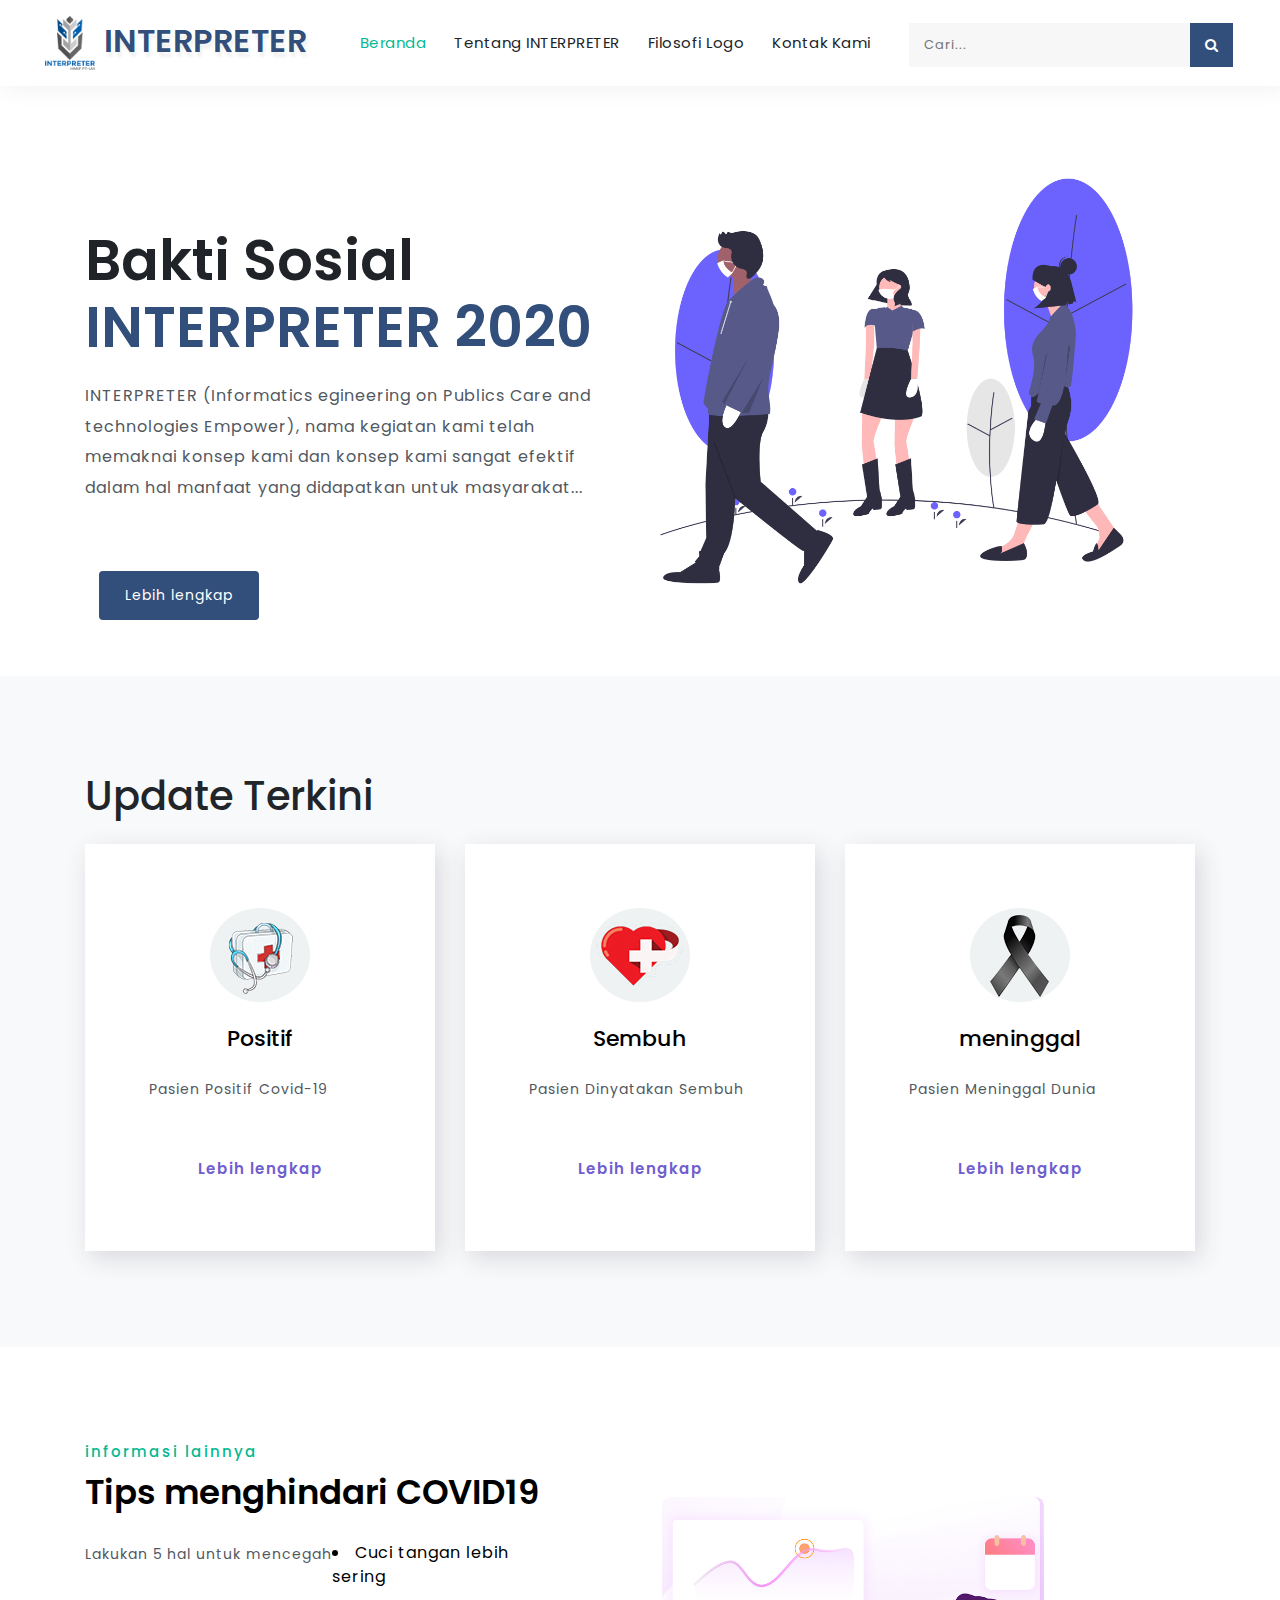
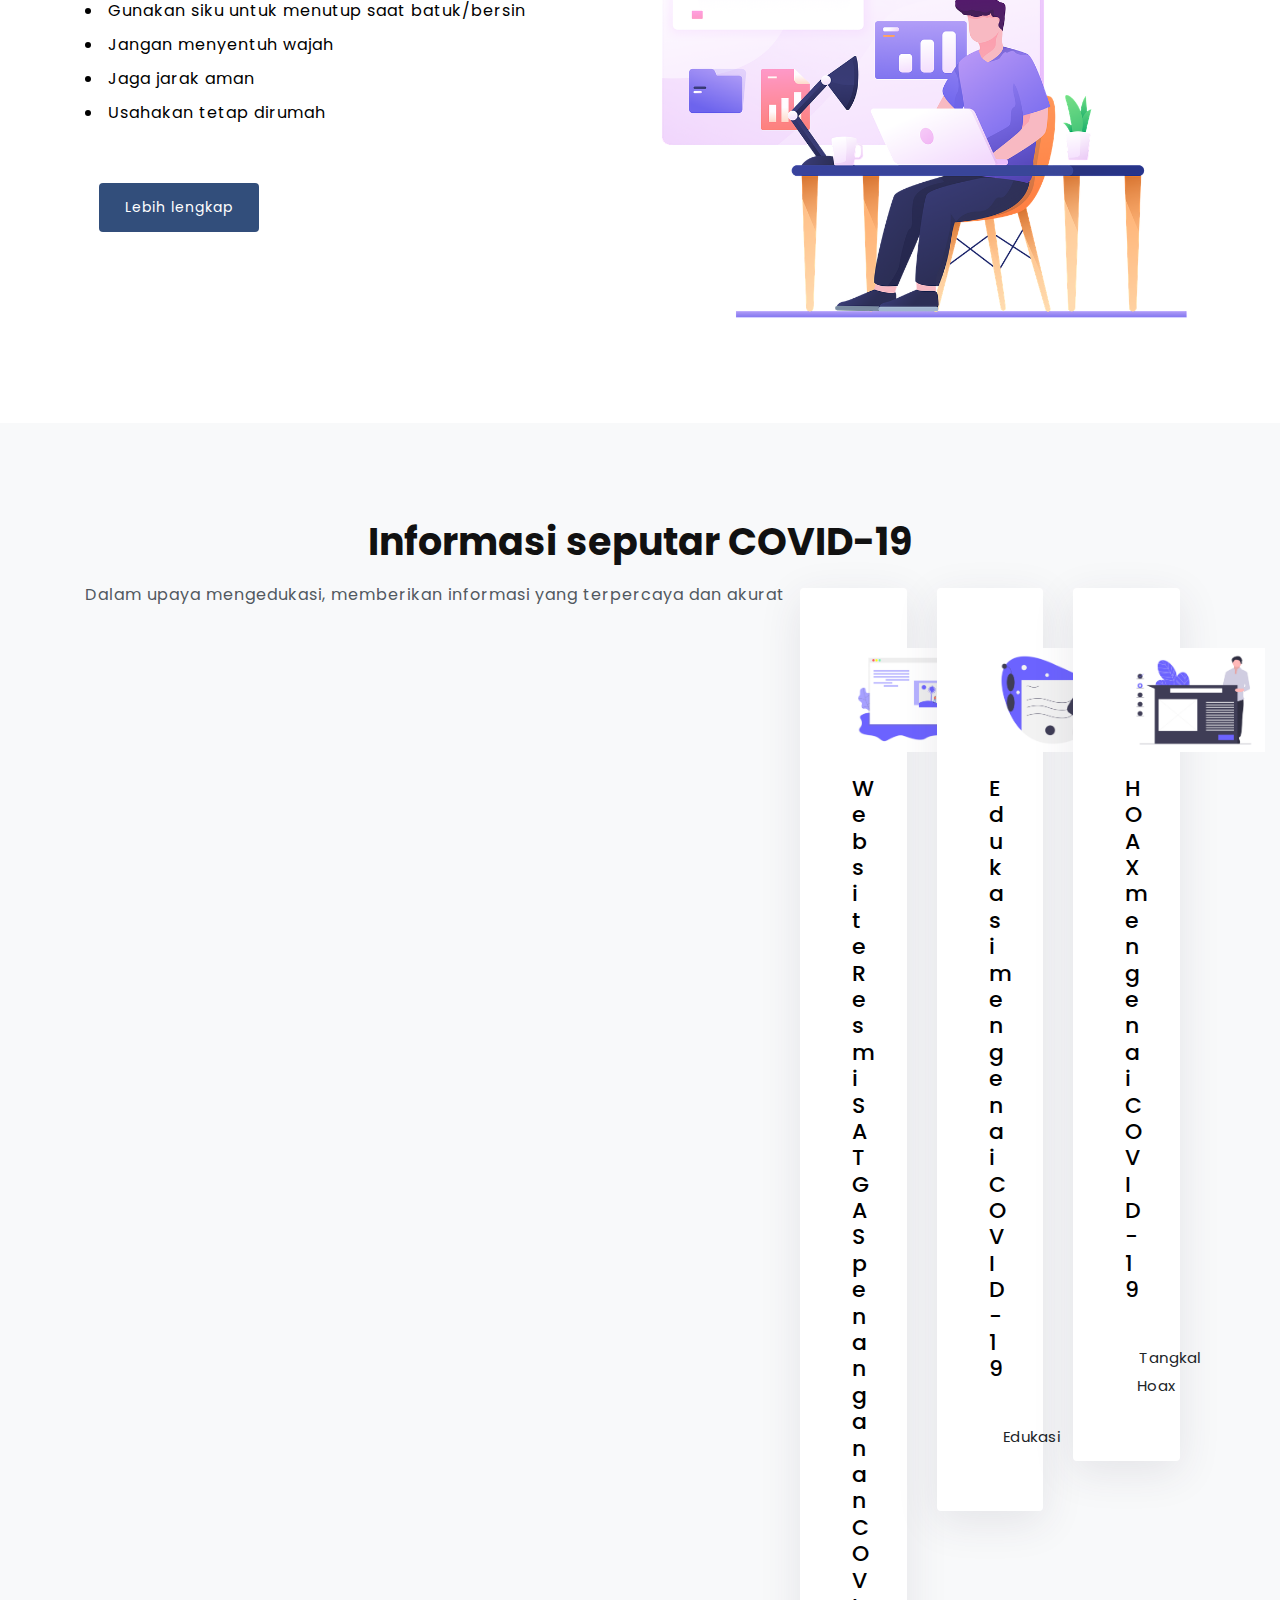
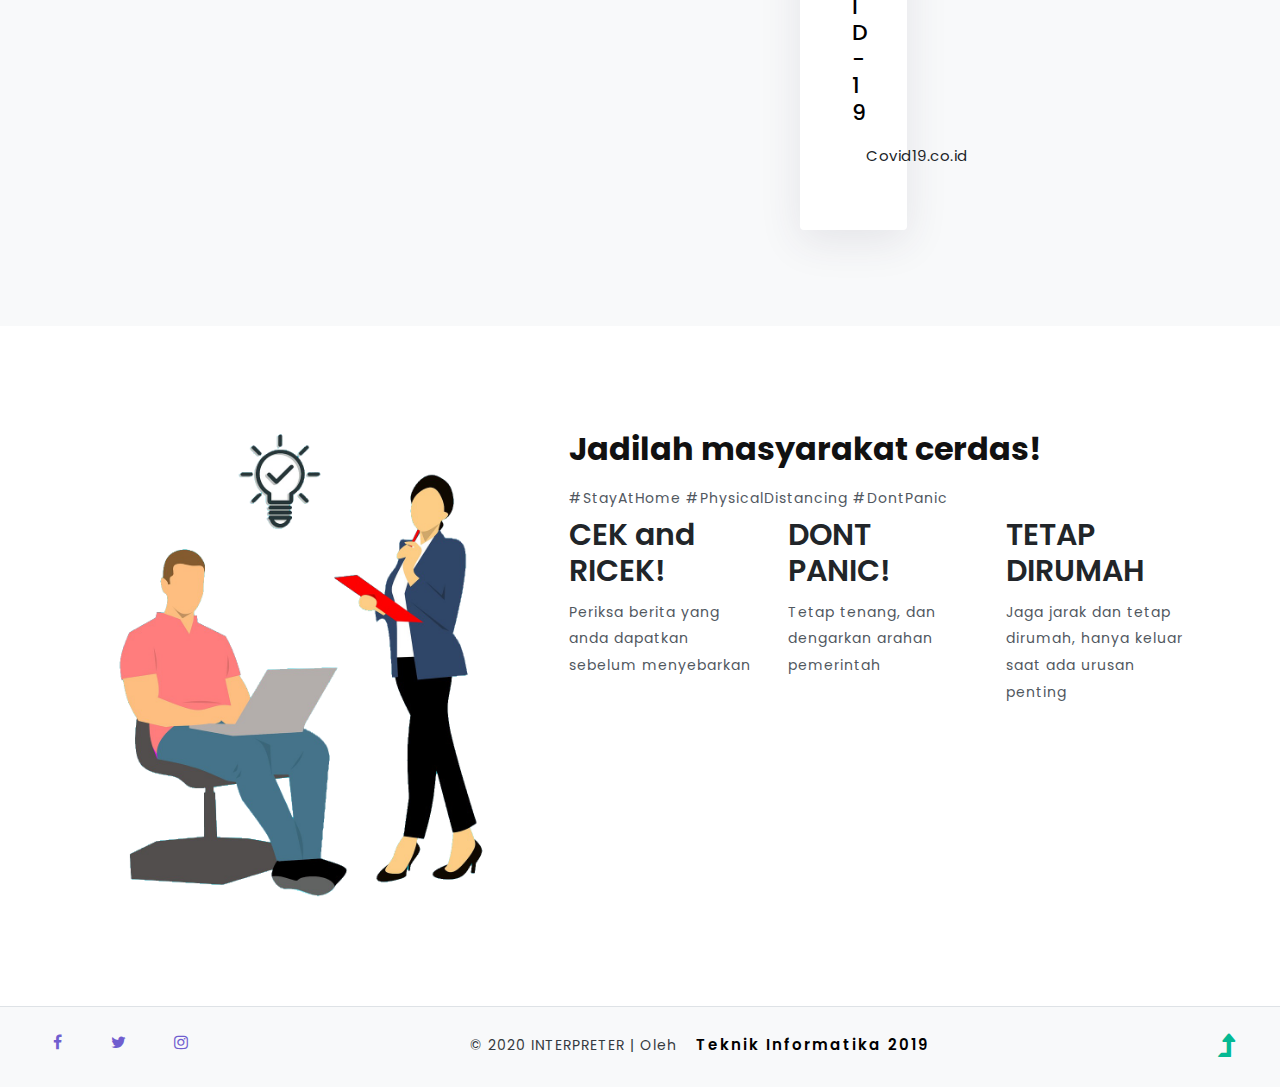
<file: index.html>
<!DOCTYPE html>
<html lang="zxx">

<head>
    <meta http-equiv="content-type" content="text/html" />
    <meta name="author" content="lolkittens" />
    <title>INTERPRETER 2020</title>

    <meta name="viewport" content="width=device-width, initial-scale=1">
    <meta charset="UTF-8" />
    <meta name="keywords" content="Startup Responsive web template, Bootstrap Web Templates, Flat Web Templates, Android Compatible web template, Smartphone Compatible web template, free webdesigns for Nokia, Samsung, LG, SonyEricsson, Motorola web design"
    />
    <script>
        addEventListener("load", function() {
            setTimeout(hideURLbar, 0);
        }, false);

        function hideURLbar() {
            window.scrollTo(0, 1);
        }
    </script>
    <!-- //Meta tag Keywords -->

    <!-- Custom-Files -->
    <link rel="stylesheet" href="css/bootstrap.css">
    <!-- link Bootstrap -->
    <link rel="stylesheet" href="css/style.css" type="text/css" media="all" />
    <!-- Link CSSnya -->
    <link href="css/font-awesome.min.css" rel="stylesheet">
    <!-- //Custom-Files -->

    <!-- Fontnya -->
    <link href="//fonts.googleapis.com/css?family=Poppins:100,100i,200,200i,300,300i,400,400i,500,500i,600,600i,700,700i,800,800i,900,900i&amp;subset=devanagari,latin-ext" rel="stylesheet">
    <!--  -->

</head>


    <body onload="myFunction()" style="margin:0;">
        <div id="loader"></div>
        <div style="display:none;" id="myDiv" class="animate-bottom">
    <!-- main banner -->
    <div class="main-top" id="home">

        <header>
            <div class="container-fluid">
                <div class="header d-lg-flex justify-content-between align-items-center py-3 px-sm-3">
                    <!-- logo -->
                    <div id="logo">
                        <h1>
                            <a href="index.html"> <img src="images/mainLogo.png" class="logoInter"> </span>INTERPRETER</a>
                        </h1>
                    </div>
                    <!-- //logo -->
                    <!-- ini bagian navigasi atas -->
                    <div class="nav_w3ls">
                        <nav>
                            <label for="drop" class="toggle">Menu</label>
                            <input type="checkbox" id="drop" />
                            <ul class="menu">
                                <li><a href="index.html" class="active">Beranda</a></li>
                                <li><a href="about.html">Tentang INTERPRETER</a></li>
                                <li><a href="filosofi.html">Filosofi Logo</a></li>
                                <li><a href="contact.html">Kontak Kami</a></li>
                            </ul>
                        </nav>
                    </div>
                    <!-- //nav -->
                    <div class="d-flex mt-lg-1 mt-sm-2 mt-3 justify-content-center">
                        <!-- ini bagian tombol search -->
                        <div class="search-w3layouts mr-3">
                            <form action="#" method="post" class="search-bottom-wthree d-flex">
                                <input class="search" type="search" placeholder="Cari..." required="">
                                <button class="form-control btn" type="submit"><span class="fa fa-search"></span></button>
                            </form>
                        </div>
                        <!-- //search -->
                    </div>
                </div>
            </div>
        </header>


        <!-- ini bagian banner -->
        <div class="banner_w3lspvt position-relative">
            <div class="container">
                <div class="d-md-flex">
                    <div class="w3ls_banner_txt">
                        <h3 class="w3ls_pvt-title">Bakti Sosial  <br><span>INTERPRETER 2020</span></h3>
                        <p class="text-sty-banner"> INTERPRETER (Informatics egineering on Publics Care and technologies Empower), nama kegiatan kami telah memaknai konsep kami dan konsep kami sangat efektif dalam hal manfaat yang didapatkan untuk masyarakat... </p>
                        <a href="about.html" class="btn button-style mt-md-5 mt-4">Lebih lengkap</a>
                    </div>
                    <div class="banner-img">
                        <img src="images/banner.png" title="Social Distancing" class="img-fluid">
                    </div>
                </div>
            </div>
        </div>
        <!-- //banner -->
    </div>
    <!-- //main banner -->

    <!--Bagian Update terkini -->
    <div class="what bg-li py-5" id="what">

        <div class="container py-xl-5 py-lg-3">
            <h1> Update Terkini </h1>
            <div class="row about-bottom-w3l text-center mt-4">
                <div class="col-lg-4 about-grid">
                    <div class="about-grid-main">
                        <img src="images/img4.png" alt="" class="img-fluid"><br><br>
                        <h4 class="my-4, detai">Positif</h4><br>
                        <p> Pasien Positif Covid-19 </p>
                        <div id="show" class="positif">
                            <div id="positif" class="angka">
                            </div>
                            <span class="detail"></span>
                        </div>

                        <a href="about.html" class="button-w3ls btn mt-sm-5 mt-4">Lebih lengkap</a>
                        <br>
                    </div>
                </div>
                <div class="col-lg-4 about-grid my-lg-0 my-5">
                    <div class="about-grid-main">
                        <img src="images/img5.png" alt="" class="img-fluid">
                        <h4 class="my-4">Sembuh</h4>
                        <p>Pasien Dinyatakan Sembuh</p>
                        <div id="show" class="sembuh">
                            <div id="sembuh" class="angka"></div>

                            <span class="detail"></span>
                        </div>
                        <a href="about.html" class="button-w3ls btn mt-sm-5 mt-4">Lebih lengkap</a>
                    </div>
                </div>
                <div class="col-lg-4 about-grid">
                    <div class="about-grid-main">
                        <img src="images/img6.png" alt="" class="img-fluid">
                        <h4 class="my-4">meninggal</h4>
                        <p>Pasien Meninggal Dunia</p>
                        <div id="show" class="meninggal">
                            <div id="meninggal" class="angka"></div>

                            <span class="detail"></span>
                        </div>

                        <a href="about.html" class="button-w3ls btn mt-sm-5 mt-4">Lebih lengkap</a>
                    </div>
                </div>
            </div>
        </div>
    </div>
    <!-- Update terkini -->

    <!-- tips -->
    <section class="midd-w3 py-5" id="faq">
        <div class="container py-xl-5 py-lg-3">
            <div class="row">
                <div class="col-lg-6 about-right-faq">
                    <h6>informasi lainnya</h6>
                    <h3 class="text-da">Tips menghindari COVID19</h3>
                    <p class="mt-4">Lakukan 5 hal untuk mencegah</p>
                    <ul class="w3l-right-book mt-4">
                        <li>Cuci tangan lebih sering</li>
                        <li>Gunakan siku untuk menutup saat batuk/bersin</li>
                        <li>Jangan menyentuh wajah</li>
                        <li>Jaga jarak aman</li>
                        <li>Usahakan tetap dirumah</li>
                    </ul>
                    <a href="about.html" class="btn button-style button-style-2 mt-sm-5 mt-4">Lebih lengkap</a>
                </div>
                <div class="col-lg-6 left-wthree-img text-right">
                    <img src="images/b1.png" alt="" class="img-fluid mt-5" />
                </div>
            </div>
        </div>
    </section>
    <!-- tips -->

    <!-- informasi -->
    <section class="banner-bottom-w3layouts bg-li py-5" id="services">
        <div class="container py-xl-5 py-lg-3">
            <h3 class="tittle text-center font-weight-bold">Informasi seputar COVID-19</h3>
            <p class="sub-tittle text-center mt-3 mb-sm-5 mb-4">Dalam upaya mengedukasi, memberikan informasi yang terpercaya dan akurat
            </p>
            <div class="row pt-lg-4">
                <div class="col-lg-4 about-in text-center">
                    <div class="card">
                        <div class="card-body">
                            <!-- <div class="bg-clr-w3l"> -->
                            <img src="images/website.png" class="icon">
                            <!-- </div> -->
                            <h5 class="card-title mt-4 mb-3">Website Resmi SATGAS penanganan <br> COVID-19</h5>
                            <p class="card-text"><a href="https://covid19.go.id/">Covid19.co.id</a></p>
                        </div>
                    </div>
                </div>
                <div class="col-lg-4 about-in text-center my-lg-0 my-3">
                    <div class="card active">
                        <div class="card-body">
                            <!-- <div class="bg-clr-w3l"> -->
                            <img src="images/edukasi.png" class="icon">
                            <!-- </div> -->
                            <h5 class="card-title mt-4 mb-3">Edukasi mengenai COVID-19</h5><br>
                            <p class="card-text"><a href="https://covid19.go.id/edukasi/pengantar">Edukasi              </a></p>
                        </div>
                    </div>
                </div>
                <div class="col-lg-4 about-in text-center">
                    <div class="card">
                        <div class="card-body">
                            <!-- <div class="bg-clr-w3l"> -->
                            <img src="images/hoax.png" class="icon">
                            <!-- </div> -->
                            <h5 class="card-title mt-4 mb-3">HOAX mengenai COVID-19</h5><br>
                            <p class="card-text"><a href="https://covid19.go.id/p/hoax-buster">Tangkal Hoax </a></p>
                        </div>
                    </div>
                </div>
            </div>
        </div>
    </section>
    <!-- informasi -->

    <!-- tips untuk masyarakat-->
    <section class="bottom-count py-5" id="stats">
        <div class="container py-xl-5 py-lg-3">
            <div class="row">
                <div class="col-lg-5 left-img-w3ls">
                    <img src="images/b2.png" alt="" class="img-fluid" />
                </div>
                <div class="col-lg-7 right-img-w3ls pl-lg-4 mt-lg-2 mt-4">
                    <div class="bott-w3ls mr-xl-5">
                        <h3 class="title-w3 text-bl mb-3 font-weight-bold">Jadilah masyarakat cerdas!</h3>
                        <p class="title-sub-2 mb-3"></p>
                        <p> #StayAtHome #PhysicalDistancing #DontPanic </p>
                    </div>
                    <div class="row mt-5">
                        <div class="col-sm-4 count-w3ls">
                            <h4>CEK and RICEK!</h4>
                            <p>Periksa berita yang anda dapatkan sebelum menyebarkan</p>
                        </div>
                        <div class="col-sm-4 count-w3ls mt-sm-0 mt-3">
                            <h4>DONT PANIC!</h4>
                            <p>Tetap tenang, dan dengarkan arahan pemerintah</p>
                        </div>
                        <div class="col-sm-4 count-w3ls mt-sm-0 mt-3">
                            <h4>TETAP DIRUMAH</h4>
                            <p>Jaga jarak dan tetap dirumah, hanya keluar saat ada urusan penting</p>
                        </div>
                    </div>

                </div>
            </div>
        </div>
    </section>
    <!-- tips untuk masyarakat -->

    <!-- copyright bottom -->
    <div class="copy-bottom bg-li py-4 border-top">
        <div class="container-fluid">
            <div class="d-md-flex px-md-3 position-relative text-center">
                <!-- footer social media -->
                <div class="social-icons-footer mb-md-0 mb-3">
                    <ul class="list-unstyled">
                        <li>
                            <a href="https://www.facebook.com/okifftuh/">
                                <span class="fa fa-facebook"></span>
                            </a>
                        </li>
                        <li>
                            <a href="https://twitter.com/okifftuh">
                                <span class="fa fa-twitter"></span>
                            </a>
                        </li>
                        <li>
                            <a href="https://www.instagram.com/baksos20/?hl=id">
                                <span class="fa fa-instagram"></span>
                            </a>
                        </li>
                    </ul>
                </div>
                <!-- //footer social media -->

                <div class="copy_right mx-md-auto mb-md-0 mb-3">
                    <p class="text-bl let">© 2020 INTERPRETER | Oleh
                        <a href="https://www.instagram.com/baksos20/?hl=id" target="_blank">Teknik Informatika 2019</a>
                    </p>
                </div>
                <!-- //copyright -->

                <a href="#home" class="move-top text-center">
                    <span class="fa fa-level-up" aria-hidden="true"></span>
                </a>

            </div>
        </div>
    </div>
    <!-- //copyright  -->
<script src="https://ajax.googleapis.com/ajax/libs/jquery/3.4.1/jquery.min.js"></script>
<script>
    $(document).ready(function() {
        var d = new Date();
        var month = new Array();
        month[0] = "Januari";
        month[1] = "Februari";
        month[2] = "Maret";
        month[3] = "April";
        month[4] = "Mei";
        month[5] = "Juni";
        month[6] = "Juli";
        month[7] = "Agustus";
        month[8] = "September";
        month[9] = "Oktober";
        month[10] = "November";
        month[11] = "Desember";

        $("#date").html(d.getDate() + " " + month[d.getMonth()] + " " + d.getFullYear());
        $.ajax({
            url: "https://api.kawalcorona.com/indonesia/",
            success: function(result) {
                $("#positif").html(result[0].positif);
                $("#sembuh").html(result[0].sembuh);
                $("#meninggal").html(result[0].meninggal);
            }
        });
    });
</script>

</body>
<script>

    // Loading Page
    
    var myVar;
    
    
    
    function myFunction() {
    
    myVar = setTimeout(showPage, 500);
    
    }
    
    
    
    function showPage() {
    
    document.getElementById("loader").style.display = "none";
    
    document.getElementById("myDiv").style.display = "block";
    
    }
    
    </script>



</html>
</file>
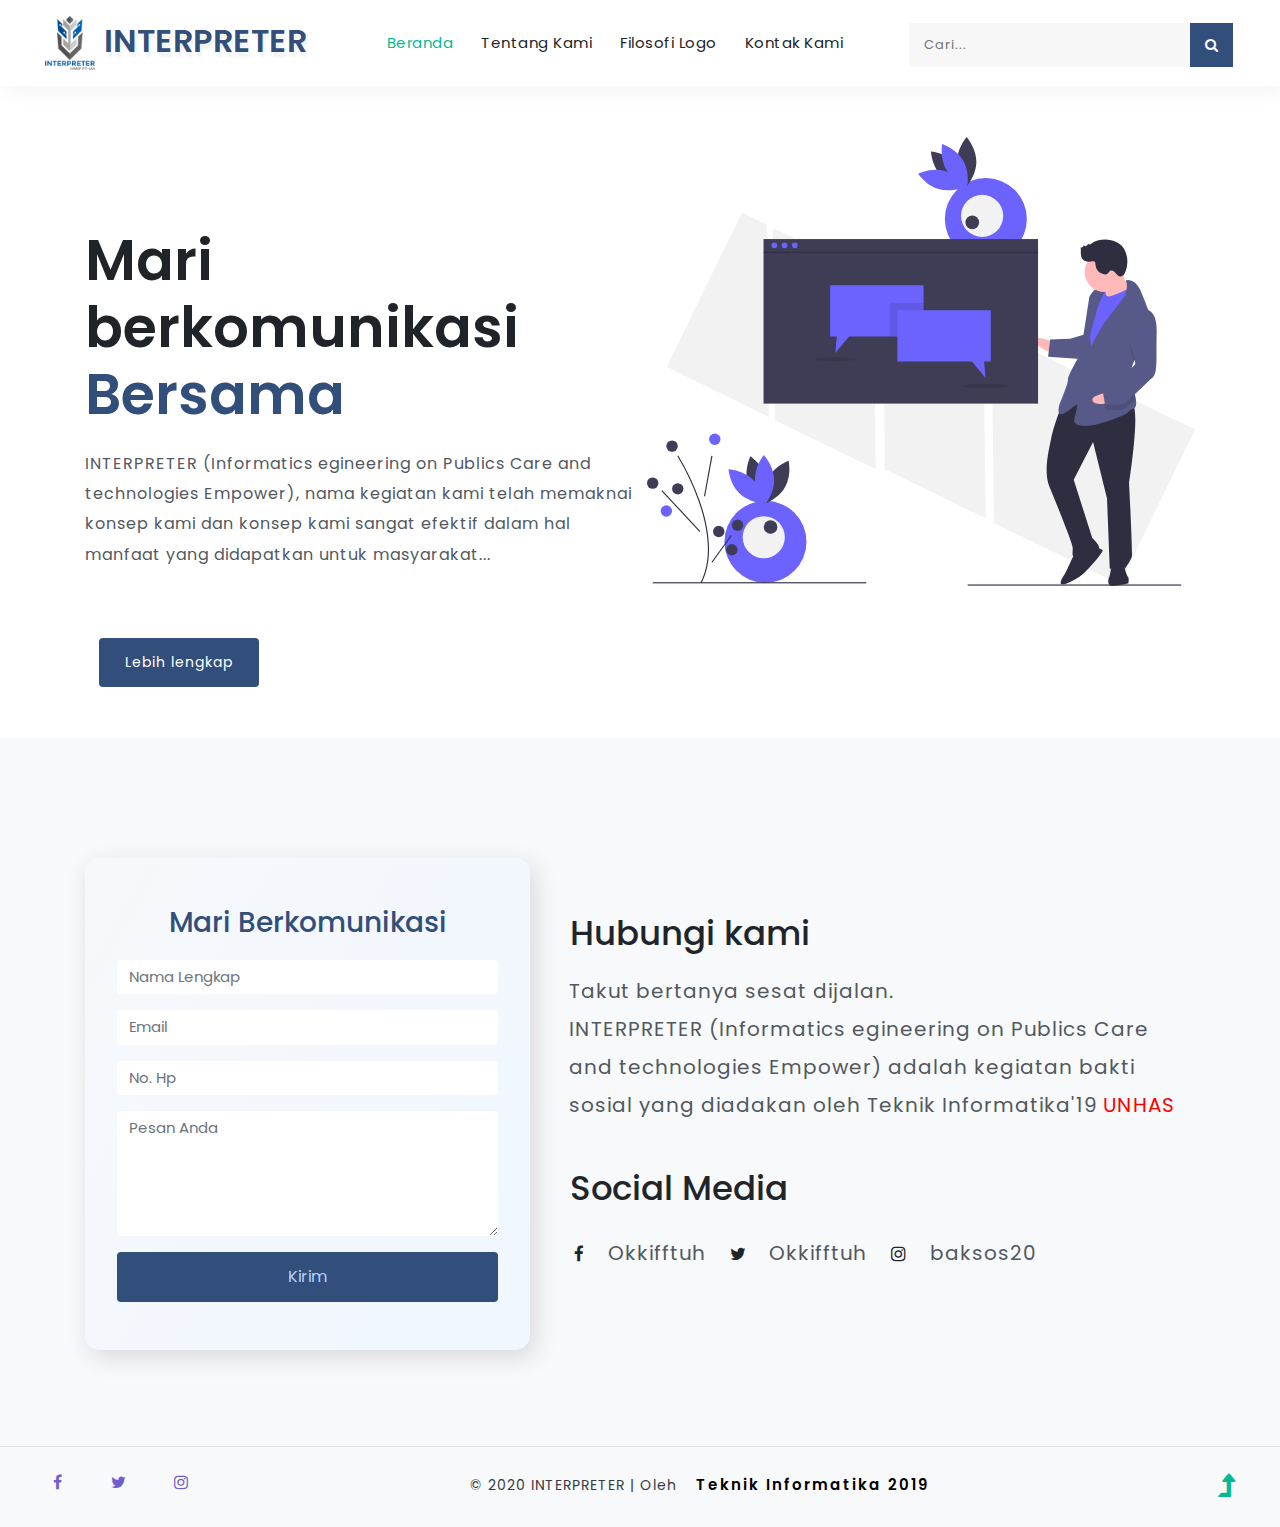
<file: contact.html>
<!DOCTYPE html>
<html lang="zxx">

<head>
	<title>INTERPRETER 2020</title>
	
	<meta name="viewport" content="width=device-width, initial-scale=1">
	<meta charset="UTF-8" />
	<meta name="keywords" content="Startup Responsive web template, Bootstrap Web Templates, Flat Web Templates, Android Compatible web template, Smartphone Compatible web template, free webdesigns for Nokia, Samsung, LG, SonyEricsson, Motorola web design" />
	<script>
		addEventListener("load", function () {
			setTimeout(hideURLbar, 0);
		}, false);

		function hideURLbar() {
			window.scrollTo(0, 1);
		}
	</script>
	<!-- //Meta tag Keywords -->

	<!-- Custom-Files -->
	<link rel="stylesheet" href="css/bootstrap.css">
	<!-- link Bootstrap -->
	<link rel="stylesheet" href="css/style.css" type="text/css" media="all" />
	<!-- Link CSSnya -->
	<link href="css/font-awesome.min.css" rel="stylesheet">
	<!-- //Custom-Files -->

	<!-- Fontnya -->
	<link href="//fonts.googleapis.com/css?family=Poppins:100,100i,200,200i,300,300i,400,400i,500,500i,600,600i,700,700i,800,800i,900,900i&amp;subset=devanagari,latin-ext"
	 rel="stylesheet">
	<!--  -->
	
</head>

<body>
	<!-- main banner -->
		
		<header>
			<div class="container-fluid" id="home">
				<div class="header d-lg-flex justify-content-between align-items-center py-3 px-sm-3">
					<!-- logo -->
					<div id="logo">
						<h1><a href="index.html"> <img src="images/mainLogo.png" class="logoInter">  </span>INTERPRETER</a></h1>
					</div>
					<!-- //logo -->
					<!-- ini bagian navigasi atas -->
					<div class="nav_w3ls">
						<nav>
							<label for="drop" class="toggle">Menu</label>
							<input type="checkbox" id="drop" />
							<ul class="menu">
								<li><a href="index.html" class="active">Beranda</a></li>
								<li><a href="about.html">Tentang Kami</a></li>
								<li><a href="#">Filosofi Logo</a></li>
								<li><a href="contact.html">Kontak Kami</a></li>
							</ul>
						</nav>
					</div>
					<!-- //nav -->
					<div class="d-flex mt-lg-1 mt-sm-2 mt-3 justify-content-center">
						<!-- ini bagian tombol search -->
						<div class="search-w3layouts mr-3">
							<form action="#" method="post" class="search-bottom-wthree d-flex">
								<input class="search" type="search" placeholder="Cari..." required="">
								<button class="form-control btn" type="submit"><span class="fa fa-search"></span></button>
							</form>
						</div>
						<!-- //search -->
					</div>
				</div>
			</div>
		</header>

		<!-- ini bagian banner -->
		<div class="banner_w3lspvt position-relative">
			<div class="container">
				<div class="d-md-flex">
					<div class="w3ls_banner_txt">
						<h3 class="w3ls_pvt-title">Mari berkomunikasi <br><span>Bersama</span></h3>
						<p class="text-sty-banner"> INTERPRETER (Informatics egineering on Publics Care and technologies Empower), nama kegiatan
							kami telah memaknai konsep kami dan konsep kami sangat efektif dalam hal manfaat yang didapatkan untuk masyarakat... </p>
						<a href="about.html" class="btn button-style mt-md-5 mt-4">Lebih lengkap</a>
					</div>
					<div class="banner-img">
						<img src="images/banner-contact.svg" title="Komunikasi Online" class="img-fluid">
					</div>
				</div>
			</div>
		</div> 
		<!-- banner -->
	
	<div id="contact">
		<div class="contact bg-li py-5">
			<div class="container py-xl-5 py-lg-3">
				<div class="row contact-bottom-w3l text-left mt-4">
					<div class="col-lg-5 col-sm-12 about-grid">
						<div class="about-grid-main">
							<form>
								<h3 class="form-title">Mari Berkomunikasi</h3>
								<div class="form-group row">
									<div class="col">
									<input type="text" class="form-control" placeholder="Nama Lengkap">
									</div>
								</div>
								<div class="form-group row">
									<div class="col">
											<input type="email" class="form-control" placeholder="Email">
										</div>
									</div>
								<div class="form-group row">
									<div class="col">
										<input type="text" class="form-control" placeholder="No. Hp">
									</div>
								</div>
								<div class="form-group row">
									<div class="col">
										<textarea class="form-control" rows="5" placeholder="Pesan Anda"></textarea>
									</div>	
								  </div>
								<button type="submit" class="btn btn-block">Kirim</button>
							</form>
						</div>
					</div>
					<div class="col-lg-7 col-sm-12">
						<div id="contact-desc">
							<h3 class="hubungi-kami">Hubungi kami</h3>
							<p>Takut bertanya sesat dijalan. <br> INTERPRETER (Informatics egineering on Publics Care and technologies Empower) adalah kegiatan bakti sosial yang diadakan oleh Teknik Informatika'19 <span>UNHAS</span> </p>
							<div class="social-media-contact">
								<h3 class="get-social">Social Media</h3>
								<div class="social-fb">
									<a href="https://www.facebook.com/okifftuh/">
										<span class="fa fa-facebook"></span>
									</a>
									<p>Okkifftuh</p>
								</div>
								<div class="social-tw">
									<a href="https://twitter.com/okifftuh">
										<span class="fa fa-twitter"></span>
									</a>
									<p>Okkifftuh</p>
								</div>
								<div class="social-ig">
									<a href="https://www.instagram.com/baksos20/?hl=id">
										<span class="fa fa-instagram"></span>
									</a>
									<p>baksos20</p>
								</div>
							</div>
						</div>
					</div>					
				</div>
			</div>
		</div>
	</div>


	<!-- Update terkini -->
        <!-- main contact-us -->

	
	<!-- copyright bottom -->
	<div class="copy-bottom bg-li py-4 border-top">
		<div class="container-fluid">
			<div class="d-md-flex px-md-3 position-relative text-center">
				<!-- footer social media -->
				<div class="social-icons-footer mb-md-0 mb-3">
					<ul class="list-unstyled">
						<li>
							<a href="https://www.facebook.com/okifftuh/">
								<span class="fa fa-facebook"></span>
							</a>
						</li>
						<li>
							<a href="https://twitter.com/okifftuh">
								<span class="fa fa-twitter"></span>
							</a>
						</li>
						<li>
							<a href="https://www.instagram.com/baksos20/?hl=id">
								<span class="fa fa-instagram"></span>
							</a>
						</li>
					</ul>
				</div>
				<!-- //footer social media -->
				
				<div class="copy_right mx-md-auto mb-md-0 mb-3">
					<p class="text-bl let">© 2020 INTERPRETER | Oleh
						<a href="https://www.instagram.com/baksos20/?hl=id" target="_blank">Teknik Informatika 2019</a>
					</p>
				</div>
				<!-- //copyright -->
				
				<a href="#home" class="move-top text-center">
					<span class="fa fa-level-up" aria-hidden="true"></span>
				</a>
			
			</div>
		</div>
	</div>
	<!-- //copyright  -->

</body>

</html>
</file>
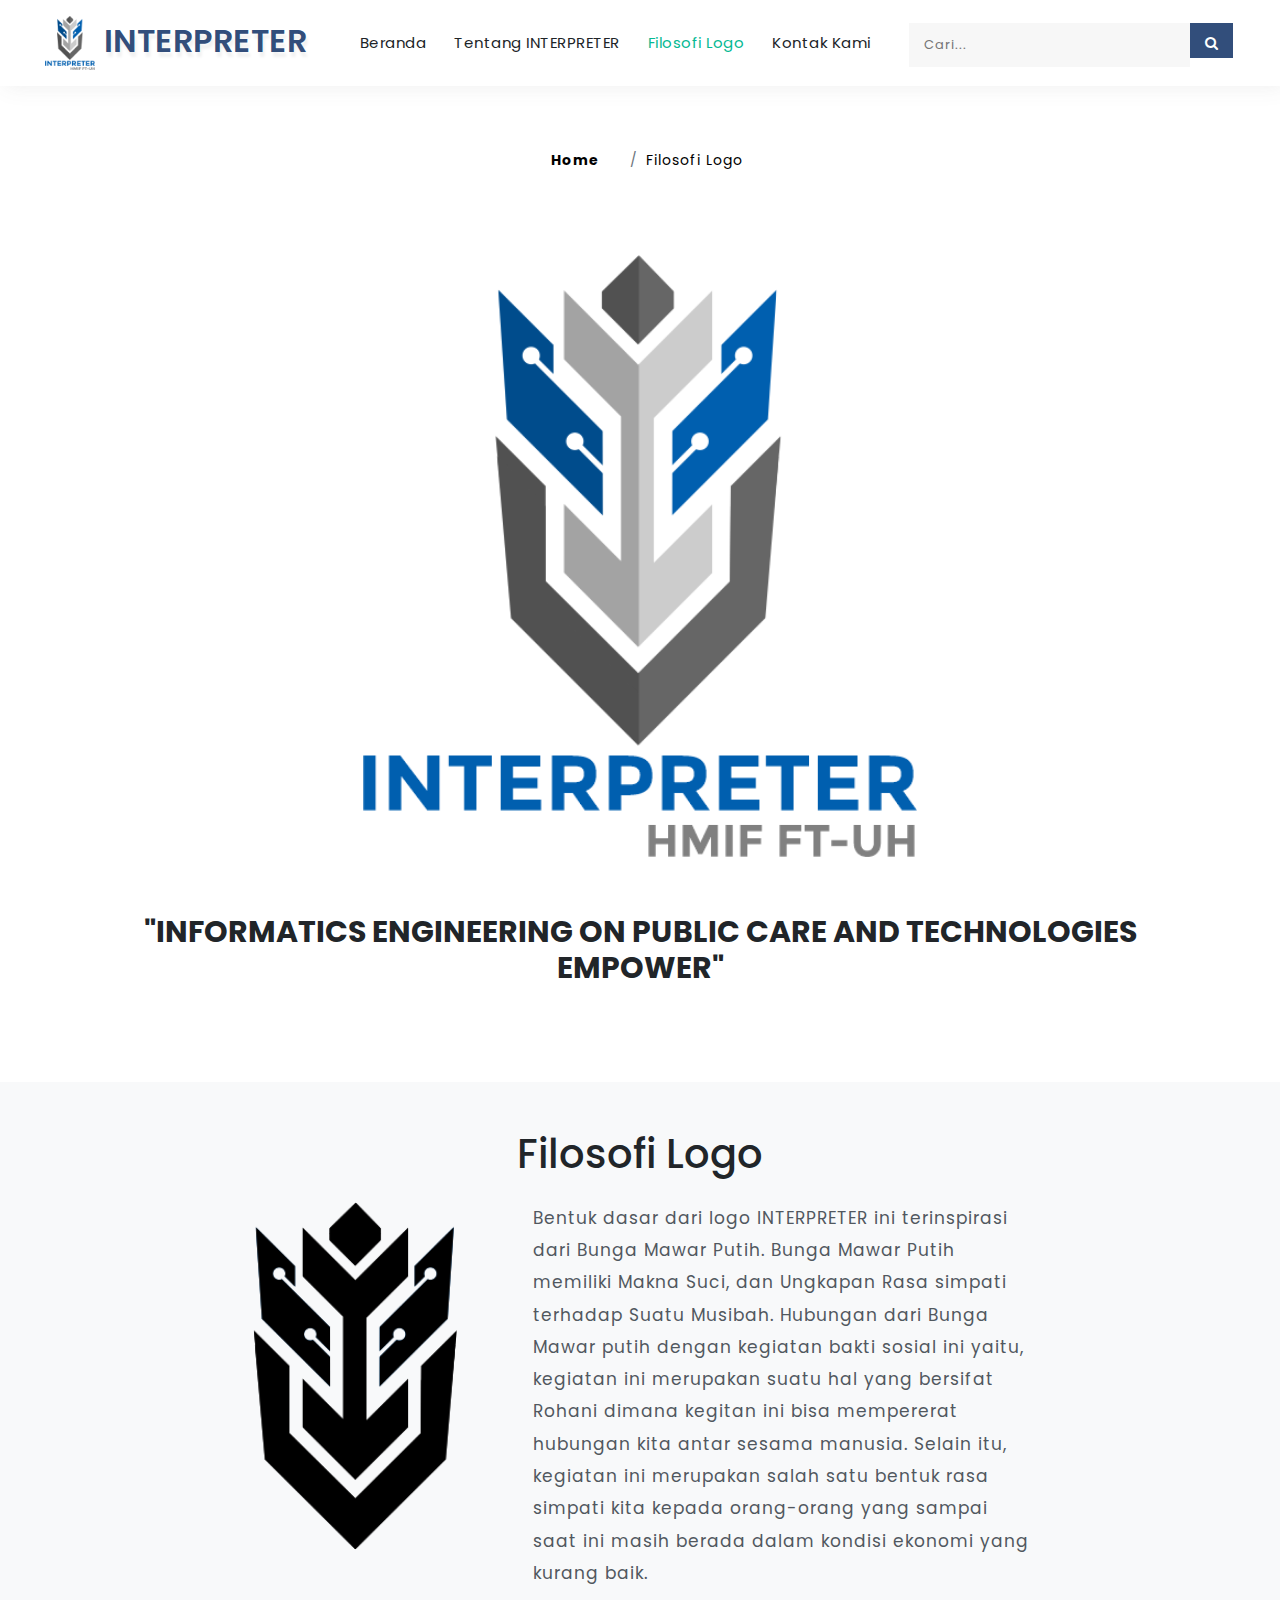
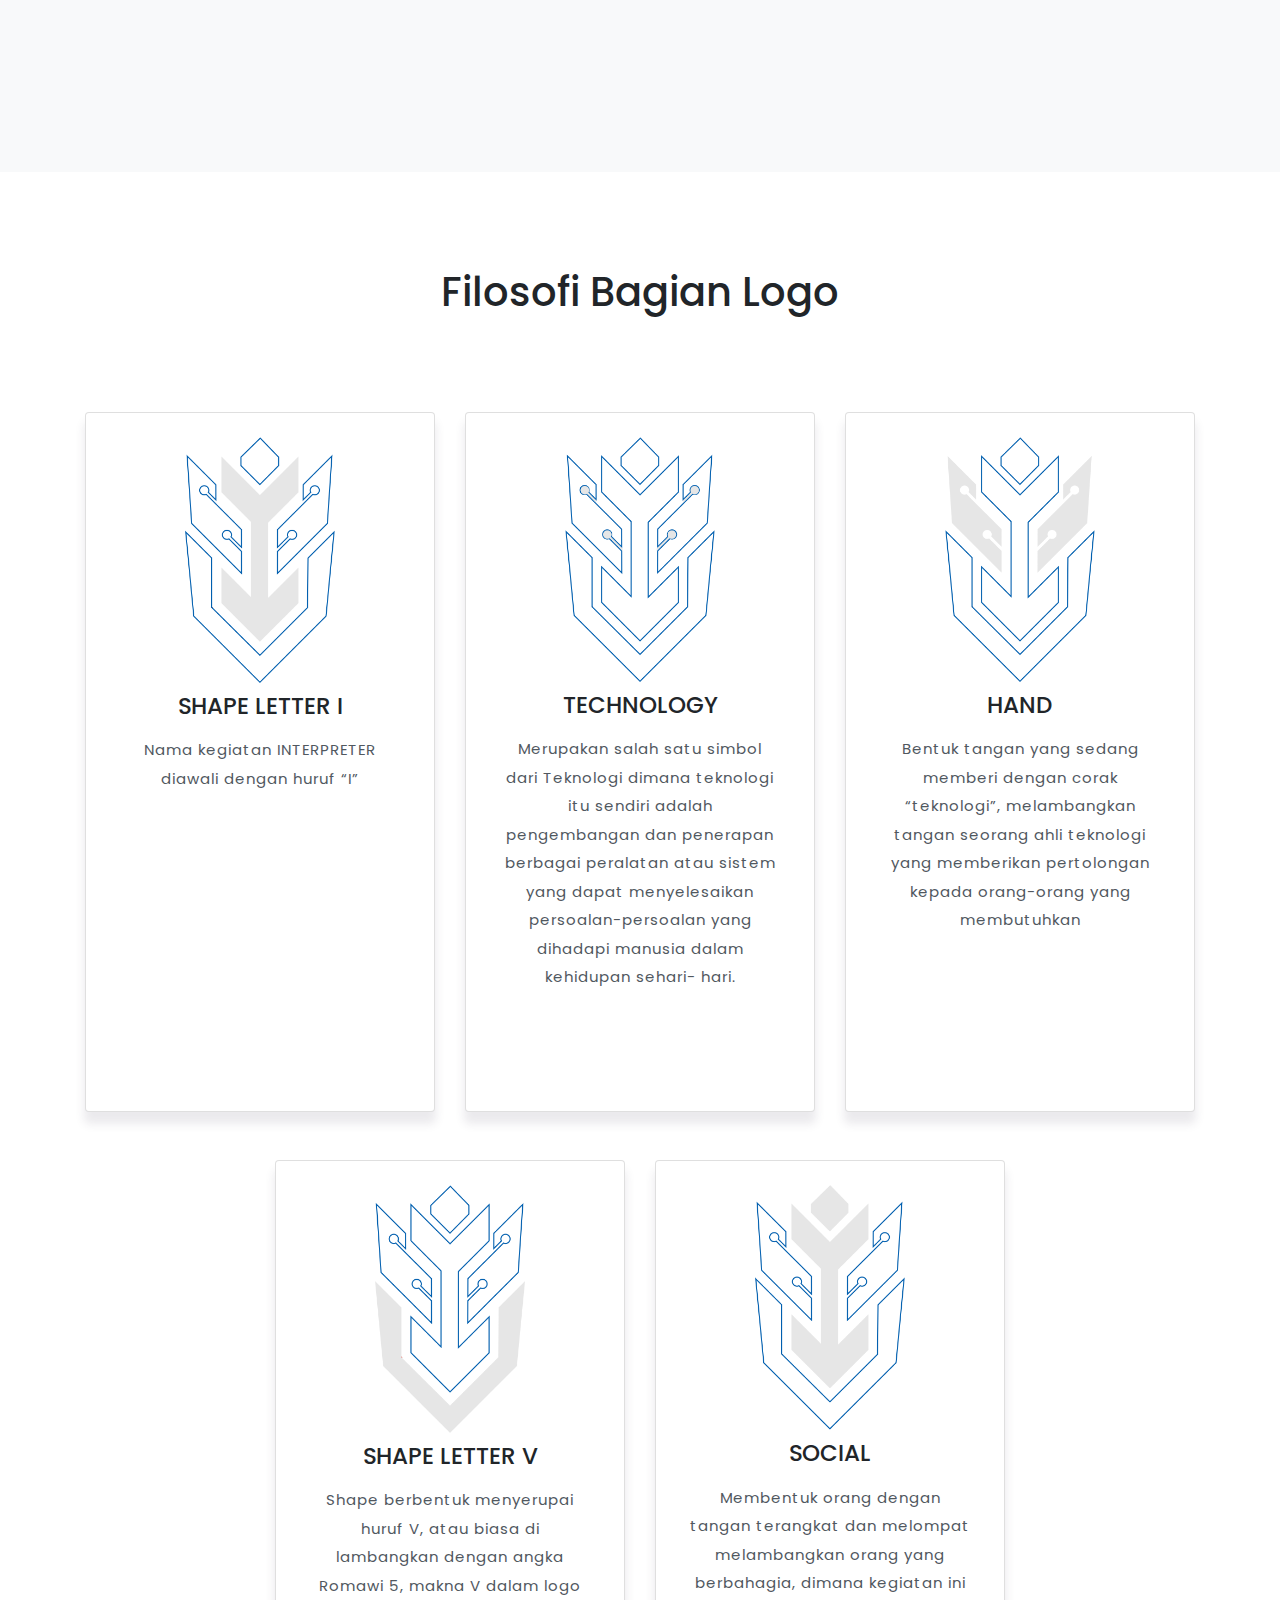
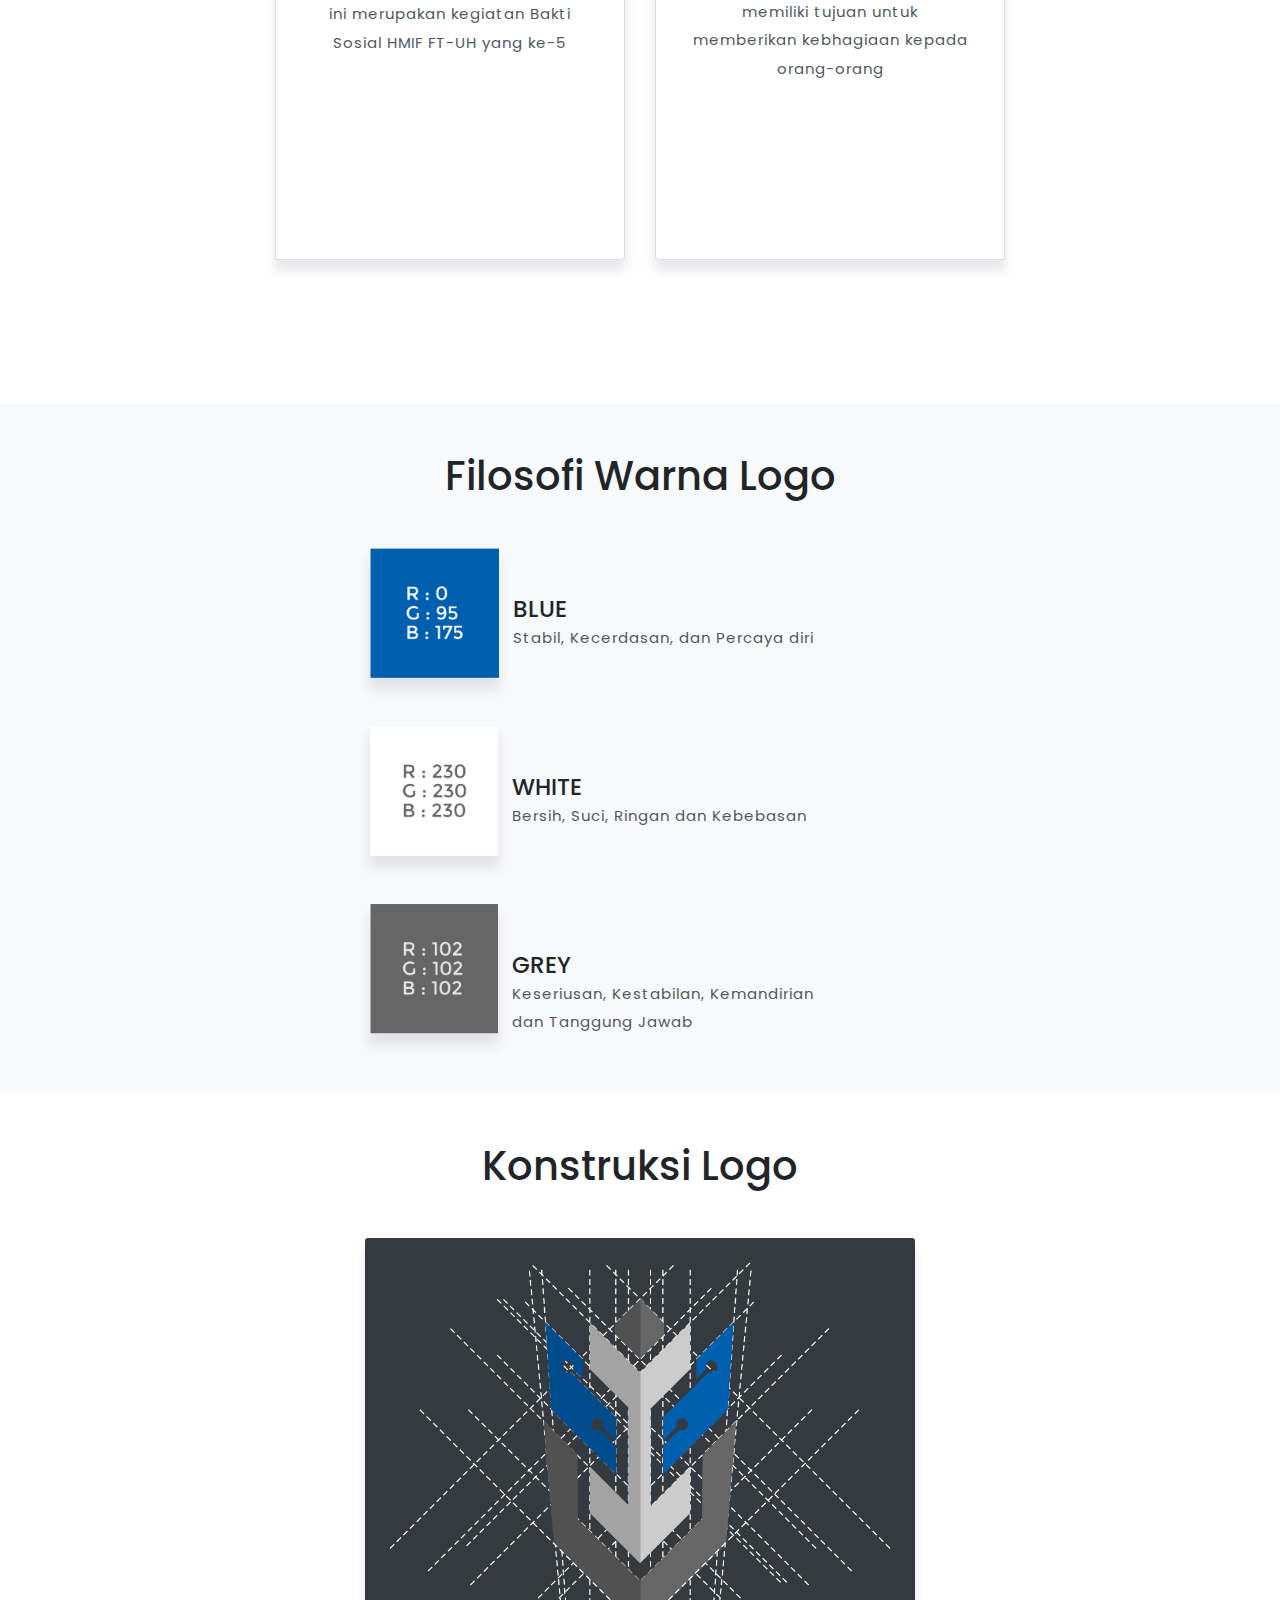
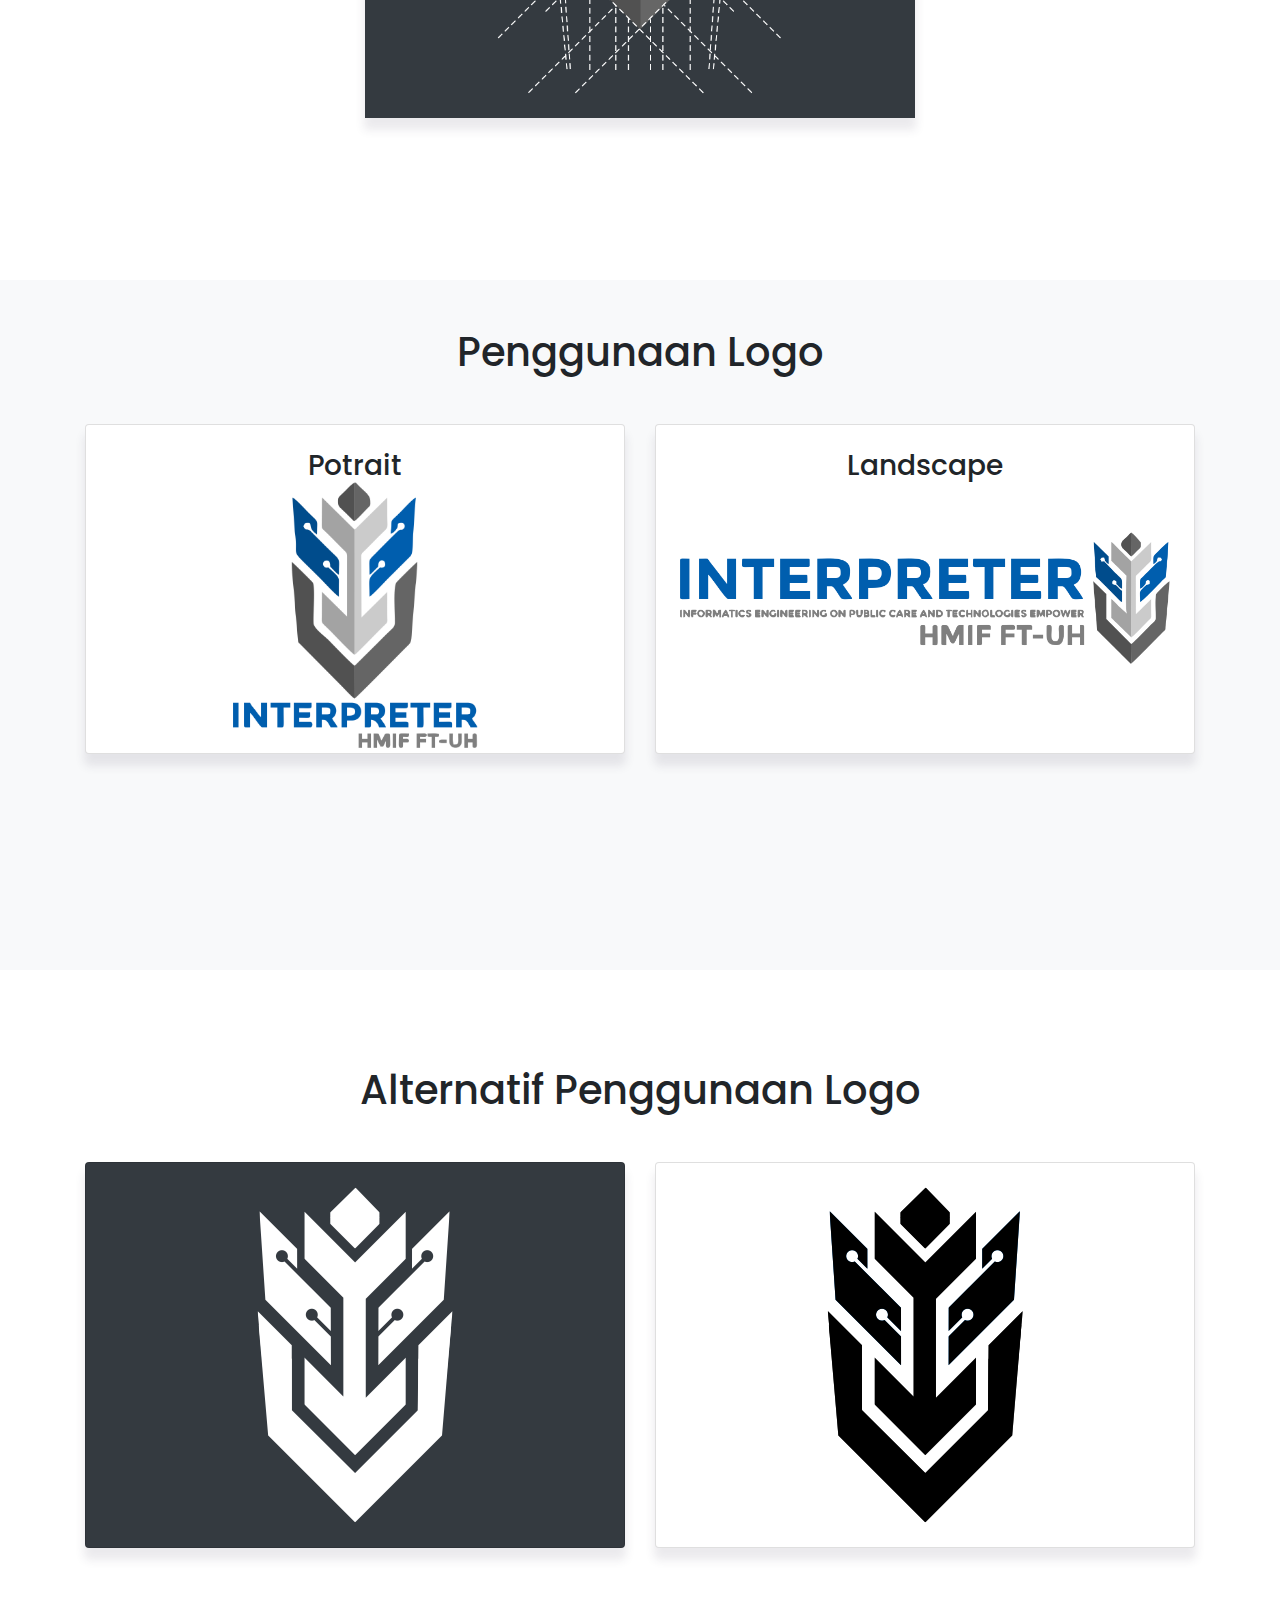
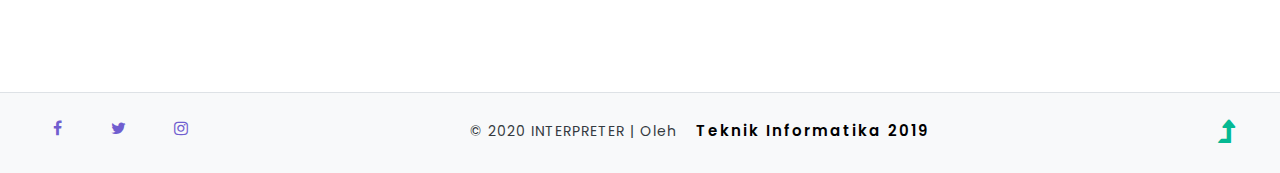
<file: filosofi.html>
<!doctype html>
<html lang="en">
  <head>
      <title>INTERPRETER 2020 - Filosofi Logo</title>
    <!-- Required meta tags -->
    <meta charset="utf-8">
    <meta name="viewport" content="width=device-width, initial-scale=1, shrink-to-fit=no">

  <!-- Bootstrap CSS -->
  <link rel="stylesheet" href="https://stackpath.bootstrapcdn.com/bootstrap/4.4.1/css/bootstrap.min.css" integrity="sha384-Vkoo8x4CGsO3+Hhxv8T/Q5PaXtkKtu6ug5TOeNV6gBiFeWPGFN9MuhOf23Q9Ifjh" crossorigin="anonymous">

    <!-- Custom-Files -->
	<link rel="stylesheet" href="css/bootstrap.css">
	<!-- link Bootstrap -->
	<link rel="stylesheet" href="css/style.css" type="text/css" media="all" />
	<!-- Link CSSnya -->
	<link href="css/font-awesome.min.css" rel="stylesheet">
	<!-- //Custom-Files -->

	<!-- Fontnya -->
	<link href="//fonts.googleapis.com/css?family=Poppins:100,100i,200,200i,300,300i,400,400i,500,500i,600,600i,700,700i,800,800i,900,900i&amp;subset=devanagari,latin-ext"
	 rel="stylesheet">
	<!--  -->
  </head>
  <body>
      <!-- main banner -->
	<div class="main-top" id="home">
		
		<header>
			<div class="container-fluid">
				<div class="header d-lg-flex justify-content-between align-items-center py-3 px-sm-3">
					<!-- logo -->
					<div id="logo">
						<h1><a href="index.html"> <img src="images/mainLogo.png" class="logoInter">  </span>INTERPRETER</a></h1>
					</div>
					<!-- //logo -->
					<!-- ini bagian navigasi atas -->
					<div class="nav_w3ls">
						<nav>
							<label for="drop" class="toggle">Menu</label>
							<input type="checkbox" id="drop" />
							<ul class="menu">
								<li><a href="index.html">Beranda</a></li>
								<li><a href="about.html">Tentang INTERPRETER</a></li>
								<li><a href="filosofi.html" class="active">Filosofi Logo</a></li>
								<li><a href="contact.html">Kontak Kami</a></li>
							</ul>
						</nav>
					</div>
					<!-- //nav -->
					<div class="d-flex mt-lg-1 mt-sm-2 mt-3 justify-content-center">
						<!-- ini bagian tombol search -->
						<div class="search-w3layouts mr-3">
							<form action="#" method="post" class="search-bottom-wthree d-flex">
								<input class="search" type="search" placeholder="Cari..." required="">
								<button class="form-control btn" type="submit"><span class="fa fa-search"></span></button>
							</form>
						</div>
						<!-- //search -->
					</div>
				</div>
			</div>
    </header>
    
    <!-- banner -->
			<ol class="breadcrumb">
				<li class="breadcrumb-item"><a href="index.html" class="font-weight-bold">Home</a></li>
				<li class="breadcrumb-item" aria-current="page">Filosofi Logo</li>
			</ol>
		</div>
		<!-- //banner -->

	</div>
  <!-- //main banner -->
  
  <!-- Gambar Logo -->
  <div class="container text-center">
    <div class="row mb-5">
      <div class="col lg-9 mb-5">
        <img src="images/filosofi/main logo.png" alt="main logo" width="32%" class="main-logo mb-5">
        <h1 class="capt-logo mt-2">"INFORMATICS ENGINEERING ON PUBLIC CARE AND TECHNOLOGIES EMPOWER"</h1>
      </div>
    </div>
  </div>

  <!-- Filosofi Logo -->
  <section class="Filosofi-Logo bg-light">
    <div class="container text-center">

      <div class="row mt-5">
        <div class="col mt-5 text-center mx-auto">
          <h1>Filosofi Logo</h1>
        </div>
      </div>

      <div class="row mt-4 justify-content-center text-center mb-5">
        <div class="col-md-3 mb-5">
          <img src="images/filosofi/alternatif logo 2.png" alt="Logo" height="90%">
        </div>
        <div class="col-md-6 mb-5">
          <p class="filosofi1 text-left">Bentuk dasar dari logo INTERPRETER ini terinspirasi dari Bunga Mawar Putih. Bunga Mawar Putih memiliki Makna Suci, dan Ungkapan Rasa simpati terhadap Suatu Musibah. Hubungan dari Bunga Mawar putih dengan kegiatan bakti sosial ini yaitu, kegiatan ini merupakan suatu hal yang bersifat Rohani dimana kegitan ini bisa mempererat hubungan kita antar sesama manusia. Selain itu, kegiatan ini merupakan salah satu bentuk rasa simpati kita kepada orang-orang yang sampai saat ini masih berada dalam kondisi ekonomi yang kurang baik.</p>
        </div>
      </div>

    </div>
  </section>

  <!-- FILOSOFI BAGIAN LOGO -->
  <section class="filosofi-bagian-logo">
    <div class="container text-center">

      <div class="row mt-5">
        <div class="col mt-5 text-center mx-auto">
          <h1>Filosofi Bagian Logo</h1>
        </div>
      </div>
      
      <div class="row mt-5 mb-4">

        <div class="col-md-4 mt-5">
          <div class="card p-4 ukuran for-shadow">
            <img src="images/filosofi/I.png" class="filosofi card-img-top" alt="Gambar1">
            <div class="card-body teks">
              <h3>SHAPE LETTER I</h3>
              <p class="card-text mt-3">Nama kegiatan INTERPRETER diawali dengan huruf “I”</p>
            </div>
          </div>
        </div>
        
        <div class="col-md-4 mt-5">
          <div class="card p-4 ukuran for-shadow">
            <img src="images/filosofi/TEKNOLOGI.png" class="filosofi card-img-top" alt="Gambar2">
            <div class="card-body teks">
              <h3>TECHNOLOGY</h3>
              <p class="card-text mt-3">Merupakan salah satu simbol dari Teknologi dimana teknologi itu sendiri adalah pengembangan dan  penerapan berbagai peralatan atau sistem yang dapat menyelesaikan persoalan-persoalan yang dihadapi manusia dalam kehidupan sehari- hari.  </p>
            </div>
          </div>
        </div>
        
        <div class="col-md-4 mt-5">
          <div class="card p-4 ukuran for-shadow">
            <img src="images/filosofi/Tangan.png" class="filosofi card-img-top" alt="Gambar3">
            <div class="card-body teks">
              <h3>HAND</h3>
              <p class="card-text mt-3">Bentuk tangan yang sedang memberi dengan corak “teknologi”, melambangkan tangan seorang ahli teknologi yang memberikan pertolongan kepada orang-orang yang membutuhkan </p>
            </div>
          </div>
        </div>

      </div>
      
      <div class="row justify-content-center mb-5 pb-5 mt-5">

        <div class="col-md-4 pb-5">
          <div class="card p-4 ukuran for-shadow">
            <img src="images/filosofi/V.png" class="filosofi card-img-top" alt="Gambar4">
            <div class="card-body teks">
              <h3>SHAPE LETTER V</h3>
              <p class="card-text mt-3">Shape berbentuk menyerupai huruf V, atau biasa di lambangkan dengan angka Romawi 5, makna V dalam logo ini merupakan kegiatan Bakti Sosial HMIF FT-UH yang ke-5</p>
            </div>
          </div>
        </div>
        
        <div class="col-md-4 pb-5">
          <div class="card p-4 ukuran for-shadow">
            <img src="images/filosofi/sosial.png" class="filosofi card-img-top" alt="Gambar5">
            <div class="card-body teks">
              <h3>SOCIAL</h3>
              <p class="card-text mt-3">Membentuk orang dengan tangan terangkat dan melompat melambangkan orang yang berbahagia, dimana kegiatan ini memiliki tujuan untuk memberikan kebhagiaan kepada orang-orang</p>
            </div>
          </div>
        </div>

      </div>
      
    </div>
  </section>

  <!-- WARNA LOGO -->
  <section class="warna-logo bg-light">
    <div class="container">
      <div class="row mt-5 mb-5">
        <div class="col mt-5 text-center mx-auto">
          <h1>Filosofi Warna Logo</h1>
        </div>
      </div>
      <div class="row justify-content-center mt-5">
        <div class="col-md-6 warna">
          <img class="for-shadow warna" src="images/filosofi/Blue.png" alt="Blue">
          <div class="deskripsi-warna text-left">
            <h3>BLUE</h3>
            <p>Stabil, Kecerdasan, dan Percaya diri</p>
          </div>
        </div>
      </div>
      <div class="row justify-content-center mt-5">
        <div class="col-md-6 warna">
          <img class="for-shadow warna" src="images/filosofi/white.png" alt="White">
          <div class="deskripsi-warna text-left">
            <h3>WHITE</h3>
            <p>Bersih, Suci, Ringan dan Kebebasan</p>
          </div>
        </div>
      </div>
      <div class="row justify-content-center mt-5 mb-5 pb-5">
        <div class="col-md-6 warna">
          <img class="for-shadow warna" src="images/filosofi/Grey.png" alt="Grey">
          <div class="deskripsi-warna text-left">
            <h3>GREY</h3>
            <p>Keseriusan, Kestabilan, Kemandirian <br> dan Tanggung Jawab</p>
          </div>
        </div>
      </div>
    </div>
  </section>

  <!-- KOSNTRUKSI LOGO -->

  <section class="konstruksi-logo">
    <div class="container text-center">
      <div class="row justify-content-center mt-5 mb-5">
        <div>
          <h1>Konstruksi Logo</h1>
        </div>
      </div>
      <div class="row justify-content-center text-center mb-5">
        <img src="images/filosofi/konstruksi logo.png" class="card-img-top bg-dark p-4 for-shadow" alt="Konstruksi Logo">
      </div>
      
    </div>
  </section>

  <!-- PENGGUNAAN LOGO -->
  <section class="penggunaan-logo bg-light">
    <div class="container text-center mx-auto">

      <div class="row mt-5 mb-5">
        <div class="col mt-5 text-center mx-auto">
          <h1>Penggunaan Logo</h1>
        </div>
      </div>

      <div class="row justify-content-center mt-5 mb-5 pb-5">

        <div class="col-md-6 mb-5">
          <div class="card penggunaan p-4 for-shadow">
            <h3>Potrait</h3>
            <img src="images/filosofi/portrait.png" class="card-img-top ukuran-logo" alt="Logo Potrait">
          </div>
        </div>

        <div class="col-md-6  mb-5">
          <div class="card penggunaan p-4 for-shadow">
            <h3>Landscape</h3>
            <img src="images/filosofi/landscape.png" class="card-img-top landscape" alt="Logo Landscape">
          </div>
        </div>

      </div>

    </div>
  </section>

  <!-- ALTERNATIF PENGGUNAAN LOGO -->
  <section class="alternatif-penggunaan-logo">
    <div class="container text-center">

      <div class="row mt-5 mb-5">
        <div class="col mt-5 text-center mx-auto">
          <h1>Alternatif Penggunaan Logo</h1>
        </div>
      </div>

      <div class="row justify-content-center mt-5 mb-5 pb-5">

        <div class="col-md-6 mb-5">
          <div class="card bg-dark p-4 for-shadow">
            <img src="images/filosofi/alternatatif logo 1.png" class="card-img-top alternatif" alt="Alternatif1">
          </div>
        </div>

        <div class="col-md-6 mb-5">
          <div class="card p-4 for-shadow">
            <img src="images/filosofi/alternatif logo 2.png" class="card-img-top alternatif" alt="Alternatif2">
          </div>
        </div>

      </div>

    </div>
  </section>


  <!-- copyright bottom -->
  <div class="copy-bottom bg-li py-4 border-top">
    <div class="container-fluid">
      <div class="d-md-flex px-md-3 position-relative text-center">

        <!-- footer social media -->
        <div class="social-icons-footer mb-md-0 mb-3">
          <ul class="list-unstyled">
            <li>
              <a href="https://www.facebook.com/okifftuh/">
                <span class="fa fa-facebook"></span>
              </a>
            </li>
            <li>
              <a href="https://twitter.com/okifftuh">
                <span class="fa fa-twitter"></span>
              </a>
            </li>
            <li>
              <a href="https://www.instagram.com/baksos20/?hl=id">
                <span class="fa fa-instagram"></span>
              </a>
            </li>
          </ul>
        </div>
        <!-- //footer social media -->

        <div class="copy_right mx-md-auto mb-md-0 mb-3">
          <p class="text-bl let">© 2020 INTERPRETER | Oleh
            <a href="https://www.instagram.com/baksos20/?hl=id" target="_blank">Teknik Informatika 2019</a>
          </p>
        </div>
        <!-- //copyright -->

        <a href="#home" class="move-top text-center">
          <span class="fa fa-level-up" aria-hidden="true"></span>
        </a>

      </div>
    </div>
  </div>
  <!-- //copyright  -->

  <!-- Optional JavaScript -->
    <!-- jQuery first, then Popper.js, then Bootstrap JS -->
    <script src="https://code.jquery.com/jquery-3.4.1.slim.min.js" integrity="sha384-J6qa4849blE2+poT4WnyKhv5vZF5SrPo0iEjwBvKU7imGFAV0wwj1yYfoRSJoZ+n" crossorigin="anonymous"></script>
    <script src="https://cdn.jsdelivr.net/npm/popper.js@1.16.0/dist/umd/popper.min.js" integrity="sha384-Q6E9RHvbIyZFJoft+2mJbHaEWldlvI9IOYy5n3zV9zzTtmI3UksdQRVvoxMfooAo" crossorigin="anonymous"></script>
    <script src="https://stackpath.bootstrapcdn.com/bootstrap/4.4.1/js/bootstrap.min.js" integrity="sha384-wfSDF2E50Y2D1uUdj0O3uMBJnjuUD4Ih7YwaYd1iqfktj0Uod8GCExl3Og8ifwB6" crossorigin="anonymous"></script>
</body>
</html>
</file>
<file: css/style.css>
/* css contact for style.css */
#contact .about-grid-main {
    padding: 3em 2em 3em;
    border-radius: 15px;
    margin: 0 auto;
    color: #324e7b;   
    background: linear-gradient(120deg, rgb(246, 248, 251), rgb(240, 247, 255));
    -webkit-box-shadow: 5px 7px 23px 0px rgba(58, 52, 82, 0.16);
    -moz-box-shadow: 5px 7px 23px 0px rgba(58, 52, 82, 0.16);
    box-shadow: 5px 7px 23px 0px rgba(58, 52, 82, 0.16);
}

#contact #contact-desc .hubungi-kami {
    padding: 55px 10px 13px 10px;
    font-size: 34px;
}
#contact #contact-desc .get-social {
    padding: 35px 10px 20px 10px;
    font-size: 34px;
}
#contact .form-title {
    padding-bottom: 20px;
    text-align: center;
}
#contact form input {
    font-size: 15px;
    background: #fff ;
    border: none;
}
#contact form textarea {
    font-size: 15px;
    background: #fff;
    border: none;
}
#contact form button {
    width: 100%;
    height: 50px;
    border: none;
    background: #324e7b;
    color: rgb(183, 211, 255);
}
#contact #contact-desc p {
    padding: 5px 10px 44px 9px;
    font-size: 20px;
    letter-spacing: 1px;
    line-height: 1.9;
    color: #51585f;
}
#contact #contact-desc .social-media-contact p {
    padding: 5px 10px 0px 9px;
    font-size: 20px;
    letter-spacing: 1px;
    line-height: 1.9;
    color: #51585f;
}
#contact #contact-desc p span {
    color: red;
}
.social-media-contact a, p {
    float: left;
}
.social-media-contact a {
    color: #202428;
    font-size: 17px;
    letter-spacing: .5px;
    margin: 0 14px;
    font-weight: 400;
    line-height: 3.0;
}

/* ending css contact */





.for-shadow-dark{
    -webkit-box-shadow: 0px 11px 10px 1px rgba(255, 255, 255, 0.829);
    -moz-box-shadow: 0px 11px 10px 1px rgba(255, 255, 255, 0.829);
    box-shadow: 0px 11px 10px 1px rgba(255, 255, 255, 0.829);
}

section.konstruksi-logo .row.mt-4{
    height: 400px;
}

.card-img-top.ukuran-logo{
    width: 50%;
    margin: auto;
}

section.konstruksi-logo .col-md-4 img{
    margin: auto;
}

.card-img-top.alternatif{
    width: 40%;
    margin: auto;
} 

/* Center the loader */

#loader {

    position: absolute;
    
    left: 50%;
    
    top: 50%;
    
    z-index: 1;
    
    width: 150px;
    
    height: 150px;
    
    margin: -75px 0 0 -75px;
    
    border: 16px solid #f3f3f3;
    
    border-radius: 50%;
    
    border-top: 16px solid #3498db;
    
    width: 120px;
    
    height: 120px;
    
    -webkit-animation: spin 2s linear infinite;
    
    animation: spin 2s linear infinite;
    
    }
    
    
    
    @-webkit-keyframes spin {
    
    0% { -webkit-transform: rotate(0deg); }
    
    100% { -webkit-transform: rotate(360deg); }
    
    }
    
    
    
    @keyframes spin {
    
    0% { transform: rotate(0deg); }
    
    100% { transform: rotate(360deg); }
    
    }
    
    
    
    /* Add animation to "page content" */
    
    .animate-bottom {
    
    position: relative;
    
    -webkit-animation-name: animatebottom;
    
    -webkit-animation-duration: 1s;
    
    animation-name: animatebottom;
    
    animation-duration: 1s
    
    }
    
    
    
    @-webkit-keyframes animatebottom {
    
    from { bottom:-100px; opacity:0 }
    
    to { bottom:0px; opacity:1 }
    
    }
    
    
    
    @keyframes animatebottom {
    
    from{ bottom:-100px; opacity:0 }
    
    to{ bottom:0; opacity:1 }
    
    }
    
    
    
    #myDiv {
    
    display: none;
    
    }





body {
    padding: 0;
    margin: 0;
    background: #FFF;
    font-family: 'Poppins', sans-serif;
}

.preloader {
    position: fixed;
    top: 0;
    left: 0;
    width: 100%;
    height: 100%;
    z-index: 9999;
    background-color: #fff;
  }
  .preloader .loading {
    position: absolute;
    left: 50%;
    top: 50%;
    transform: translate(-50%,-50%);
    font: 14px arial;
  }

body button,
.btn,
body a {
    transition: 0.5s all;
    -webkit-transition: 0.5s all;
    -moz-transition: 0.5s all;
    -o-transition: 0.5s all;
    -ms-transition: 0.5s all;
}


.rowtri{
    display: flex;
    justify-content: space-between;
}
.tri1,.tri2,.tri3{
    box-shadow: 5px 7px 23px 0px rgba(58, 52, 82, 0.16);
}

.teks {
    padding: 10px;
}

.tri-wrapper {
    margin: 0px;
}

.tri-items h3 {
    padding: 20px;
}

.teks p {
    font-size: 14px;
    letter-spacing: 1px;
}

/* .subtri{
    margin-top: 30px;
} */
#why {
    margin: 0;
}

div.card.p-4.size{
    height: 700px;
}

.icon-tri {
    top: 0px;
    position: absolute;
    right: 0px;
    top: 0px;
}


.icon-tri-wrapper{
    margin-top: -30px;
    padding: 0px;
    position: relative;
}

.triDharma {
    margin-bottom: 0px;
}

.angka {
    font-size: 30px;
    font-family: sans-serif;
    font-weight: bold;
}

.icon {
    width: 140px;
}

.mainName {
    color: #324e7b;
}

.btn:hover,
body button:hover {
    opacity: .8;
    transition: 0.5s all;
    -webkit-transition: 0.5s all;
    -moz-transition: 0.5s all;
    -o-transition: 0.5s all;
    -ms-transition: 0.5s all;
}

body a:hover {
    text-decoration: none;
    transition: 0.5s all;
    -webkit-transition: 0.5s all;
    -moz-transition: 0.5s all;
    -o-transition: 0.5s all;
    -ms-transition: 0.5s all;
}

html {
    scroll-behavior: smooth;
}

h1,
h2,
h3,
h4,
h5,
h6 {
    margin: 0;
    padding: 0;
}

p {
    margin: 0;
    padding: 0;
    font-size: 14px;
    letter-spacing: 1px;
    line-height: 1.9;
    color: #51585f;
}

ul,
ol {
    margin: 0;
    padding: 0;
}


/* //Reset Code */


/* colors code */

.text-bl {
    color: #343a40;
}

.text-wh {
    color: #fff;
}

.text-li {
    color: #f8f9fa;
}

.text-da {
    color: #000;
}

.bg-li {
    background: #f8f9fa;
}

.bg-wh {
    background: #fff;
}

.let {
    letter-spacing: 1px;
}


/* //colors code */


/* header */

header {
    -webkit-box-shadow: 0.33333rem 0 1.33333rem rgba(87, 87, 87, .1);
    -moz-box-shadow: 0.33333rem 0 1.33333rem rgba(87, 87, 87, .1);
    box-shadow: 0.33333rem 0 1.33333rem rgba(87, 87, 87, .1);
    background: #fff;
}

.main-top {
    position: relative;
    z-index: 1;
}


/* navigation */


/* CSS Document */

.toggle-2,
.toggle,
[id^=drop] {
    display: none;
}


/* Giving a background-color to the nav container. */

nav {
    margin: 0;
    padding: 0;
}

#logo a {
    float: left;
    display: initial;
    font-size: 32px;
    color: #324e7b;
    text-shadow: 2px 5px 3px rgba(0, 0, 0, 0.06);
    padding: 0;
    font-weight: 600;
}


/* Since we'll have the "ul li" "float:left"
 * we need to add a clear after the container. */

nav:after {
    content: "";
    display: table;
    clear: both;
}


/* Removing padding, margin and "list-style" from the "ul",
 * and adding "position:reltive" */

nav ul {
    float: right;
    padding: 0;
    margin: 0;
    list-style: none;
    position: relative;
}


/* Positioning the navigation items inline */

nav ul li {
    margin: 0px;
    display: inline-block;
    float: left;
}


/* Styling the links */

nav a {
    color: #202428;
    font-size: 15px;
    letter-spacing: .5px;
    margin: 0 14px;
    font-weight: 400;
}

a {
    color: #202428;
    font-size: 15px;
    letter-spacing: .5px;
    margin: 0 14px;
    font-weight: 400;
}


/* Background color change on Hover */

.menu li a.active,
nav a:hover,
nav ul ul li a:hover {
    color: #05b993;
}


/* Hide Dropdowns by Default
 * and giving it a position of absolute */

nav ul ul {
    display: none;
    position: absolute;
    top: 25px;
    background: #000;
    padding: 10px;
    -webkit-border-radius: 4px;
    -o-border-radius: 4px;
    -ms-border-radius: 4px;
    -moz-border-radius: 4px;
    border-radius: 4px;
    z-index: 9;
    /* has to be the same number as the "line-height" of "nav a" */
}


/* Display Dropdowns on Hover */

nav ul li:hover>ul {
    display: inherit;
}


/* Fisrt Tier Dropdown */

nav ul ul li {
    width: 170px;
    float: none;
    display: list-item;
    position: relative;
    -webkit-border-radius: 4px;
    -o-border-radius: 4px;
    -ms-border-radius: 4px;
    -moz-border-radius: 4px;
    border-radius: 4px;
    transition: 0.5s all;
    -webkit-transition: 0.5s all;
    -moz-transition: 0.5s all;
    -o-transition: 0.5s all;
    -ms-transition: 0.5s all;
}

nav ul ul li a {
    color: #fff;
    display: block;
    font-size: 15px;
    margin: 0;
    margin: 10px;
}


/* Second, Third and more Tiers	
 * We move the 2nd and 3rd etc tier dropdowns to the left
 * by the amount of the width of the first tier.
*/

nav ul ul ul li {
    position: relative;
    top: -60px;
    /* has to be the same number as the "width" of "nav ul ul li" */
    left: 170px;
}


/* Change ' +' in order to change the Dropdown symbol */

li>a:only-child:after {
    content: '';
}


/* Media Queries
--------------------------------------------- */

@media all and (max-width: 991px) {
    #logo {
        display: block;
        padding: 0;
        width: 100%;
        text-align: center;
        float: none;
    }
    nav {
        margin: 0;
    }
    /* Hide the navigation menu by default */
    /* Also hide the  */
    .toggle+a,
    .menu {
        display: none;
    }
    /* Stylinf the toggle lable */
    .toggle {
        display: block;
        padding: 6px 12px;
        font-size: 14px;
        text-decoration: none;
        border: none;
        float: right;
        color: #000;
        font-weight: 500;
        letter-spacing: 1px;
        border: 1px solid #000;
        margin-bottom: 0;
        cursor: pointer;
        -webkit-border-radius: 4px;
        -o-border-radius: 4px;
        -ms-border-radius: 4px;
        -moz-border-radius: 4px;
        border-radius: 4px;
        transition: 0.5s all;
        -webkit-transition: 0.5s all;
        -moz-transition: 0.5s all;
        -o-transition: 0.5s all;
        -ms-transition: 0.5s all;
    }
    .menu .toggle {
        float: none;
        text-align: center;
        margin: auto;
        max-width: 120px;
        padding: 5px;
        font-size: 14px;
        letter-spacing: .5px;
        color: #202428;
        font-weight: 400;
        border: none;
    }
    /* Display Dropdown when clicked on Parent Lable */
    [id^=drop]:checked+ul {
        display: block;
        background: #fff;
        padding: 15px 0;
        text-align: center;
        width: 100%;
    }
    /* Change menu item's width to 100% */
    nav ul li {
        display: block;
        width: 100%;
        padding: 5px 0;
    }
    nav a:hover,
    nav ul ul ul a {
        background-color: transparent;
    }
    /* Hide Dropdowns by Default */
    nav ul ul {
        float: none;
        position: static;
        color: #fff;
        /* has to be the same number as the "line-height" of "nav a" */
    }
    /* Hide menus on hover */
    nav ul ul li:hover>ul,
    nav ul li:hover>ul {
        display: none;
    }
    /* Fisrt Tier Dropdown */
    nav ul ul li {
        display: block;
        width: 100%;
        padding: 0;
    }
    nav ul ul ul li {
        position: static;
        /* has to be the same number as the "width" of "nav ul ul li" */
    }
    nav ul ul li a {
        color: #000;
        font-size: 15px;
        padding: 0;
    }
}


/* dropdown */

#demo {
    margin: 10px 0 0px 0;
}

#demo .wrapper {
    display: inline-block;
    position: relative;
}

#demo .parent {
    height: 100%;
    width: 100%;
    display: block;
    cursor: pointer;
    line-height: 30px;
    height: 30px;
    color: #fff;
    z-index: 2;
    position: relative;
    -webkit-transition: border-radius .1s linear, background .1s linear, z-index 0s linear;
    -webkit-transition-delay: .8s;
    text-align: center;
    color: #fff;
    text-transform: capitalize;
    font-weight: 500;
    font-size: 15px;
    letter-spacing: 1px;
    padding-left: 0;
    padding-right: 0;
}

#demo .parent:hover,
#demo .content:hover~.parent {
    -webkit-transition-delay: 0s, 0s, 0s;
}

#demo .content:hover~.parent {
    border-bottom-left-radius: 0;
    border-bottom-right-radius: 0;
    z-index: 0;
}

#demo .content {
    position: absolute;
    top: 0;
    display: block;
    z-index: 1;
    height: 0;
    width: 150px;
    padding-top: 30px;
    -webkit-transition: height .5s ease;
    -webkit-transition-delay: .4s;
}

#demo .wrapper:active .content {
    height: 150px;
    z-index: 3;
    -webkit-transition-delay: 0s;
}

#demo .content:hover {
    height: 150px;
    z-index: 3;
    -webkit-transition-delay: 0s;
}

#demo .content ul {
    background: #fff;
    margin: 0;
    padding: 0;
    overflow: hidden;
    height: 100%;
    border-bottom-left-radius: 5px;
    border-bottom-right-radius: 5px;
}

#demo .content ul a {
    text-decoration: none;
    padding: 0;
}

#demo .content li:hover {
    background: #f8f9fa;
}

#demo .content li {
    list-style: none;
    text-align: left;
    color: #999;
    font-size: 16px;
    line-height: 30px;
    height: 40px;
    line-height: 40px;
    padding-left: 10px;
    border-top: 1px solid #eee;
}

#demo .content li:last-of-type {
    border-bottom-left-radius: 5px;
    border-bottom-right-radius: 5px;
}


/* //dropdown */


/* //navigation */


/* search */

.search-w3layouts input[type="search"] {
    outline: none;
    padding: 12px 15px;
    color: #000;
    font-size: 13px;
    border: none;
    letter-spacing: 1px;
    background: #f7f7f7;
}

.search-w3layouts button {
    background: #324e7b;
    color: #fff;
    border: none;
    font-size: 14px;
    padding: 10px 15px;
    -webkit-border-radius: 0px;
    -o-border-radius: 0px;
    -moz-border-radius: 0px;
    -ms-border-radius: 0px;
    border-radius: 0;
}


/* //search */


/* dwn button */

.dwn-w3ls {
    background: #705ecf;
    width: 42px;
    height: 42px;
    -webkit-border-radius: 4px;
    -o-border-radius: 4px;
    -moz-border-radius: 4px;
    -ms-border-radius: 4px;
    border-radius: 4px;
    text-align: center;
    display: inline-block;
}

.dwn-w3ls span {
    color: #fff;
    font-size: 16px;
    line-height: 28px;
}


/* //dwn button */


/* //header */


/* banner */

.banner_w3lspvt {
    padding: 4vw 0;
    z-index: 0;
}

.w3ls_banner_txt {
    padding-top: 7vw;
}

p.text-sty-banner {
    font-size: 16px;
    color: #51585f;
    max-width: 800px;
    margin: 20px 0;
}

h3.w3ls_pvt-title {
    font-size: 4rem;
    font-weight: 600;
    color: #202428;
}

h3.w3ls_pvt-title span {
    color: #324e7b;
}

.w3ls_banner_txt h5 {
    font-weight: 400;
    color: #000;
    font-size: 22px;
    text-transform: uppercase;
    letter-spacing: 1px;
    margin-bottom: 10px;
}


/* button style */

.button-style {
    padding: 14px 26px;
    border: none;
    color: #fff;
    font-size: 14px;
    letter-spacing: 1px;
    -webkit-border-radius: 4px;
    -o-border-radius: 4px;
    -ms-border-radius: 4px;
    -moz-border-radius: 4px;
    border-radius: 4px;
    background-color: #324e7b;
}

.button-style:hover {
    color: #fff;
}


/* //button style */


/* animation effect */

.shape-wthree {
    -webkit-animation: fa-spin 5s infinite linear;
    -moz-animation: fa-spin 5s infinite linear;
    -ms-animation: fa-spin 5s infinite linear;
    -o-animation: fa-spin 5s infinite linear;
    animation: fa-spin 5s infinite linear;
}

img.shape-w3-one {
    top: 37%;
    position: absolute;
    right: 2%;
    z-index: -1;
}

img.shape-w3-two {
    top: 12%;
    position: absolute;
    right: 50%;
    z-index: -1;
}

img.shape-w3-three {
    top: 10%;
    position: absolute;
    right: 15%;
    z-index: -1;
}

img.shape-w3-four {
    position: absolute;
    top: 30%;
    left: 4%;
    z-index: -1;
}

img.shape-w3-five {
    position: absolute;
    bottom: 14%;
    right: 7%;
    z-index: -1;
}

img.shape-w3-six {
    position: absolute;
    bottom: 18%;
    left: 23%;
    z-index: -1;
}


/* //animation effect */


/* //banner */


/* what we do */

.about-grid-main img {
    -webkit-border-radius: 50%;
    -o-border-radius: 50%;
    -moz-border-radius: 50%;
    -ms-border-radius: 50%;
    border-radius: 50%;
}

h3.title,
h2.title {
    font-weight: 600;
    font-size: 40px;
    letter-spacing: 1px;
}

.about-grid-main {
    background: #fff;
    padding: 4em 4em;
    -webkit-box-shadow: 5px 7px 23px 0px rgba(58, 52, 82, 0.16);
    -moz-box-shadow: 5px 7px 23px 0px rgba(58, 52, 82, 0.16);
    box-shadow: 5px 7px 23px 0px rgba(58, 52, 82, 0.16);
}

.about-grid-main h4,
.about-in h5.card-title {
    font-size: 22px;
    color: #000;
}

a.button-w3ls {
    color: #705ecf;
    font-weight: 600;
    font-size: 15px;
    display: inline-block;
    letter-spacing: 1px;
    -webkit-border-radius: 0px;
    -o-border-radius: 0px;
    -ms-border-radius: 0px;
    -moz-border-radius: 0px;
    border-radius: 0px;
}


/* //what we do */


/* middle section */

.about-right-faq {
    padding-right: 7vw;
}

.about-right-faq h6 {
    color: rgb(5, 185, 147);
    letter-spacing: 2px;
    margin-bottom: 8px;
    font-size: 15px;
}

.about-right-faq h3 {
    font-size: 34px;
    line-height: 1.4;
    font-weight: 600;
}

ul.w3l-right-book li {
    margin-bottom: 10px;
    color: rgb(0, 0, 0);
    letter-spacing: 1px;
    font-size: 16px;
    list-style: inside;
}


/* //middle section */


/* services */

.about-in .card {
    padding: 2.5em 2em;
    border: none;
    background: #fff;
    -webkit-box-shadow: 0px 11px 42px 1px rgba(58, 52, 82, 0.1);
    -moz-box-shadow: 0px 11px 42px 1px rgba(58, 52, 82, 0.1);
    box-shadow: 0px 11px 42px 1px rgba(58, 52, 82, 0.1);
}

.about-in .bg-clr-w3l {
    width: 75px;
    height: 75px;
    background: #FF3A46;
    -webkit-border-radius: 50%;
    -o-border-radius: 50%;
    -moz-border-radius: 50%;
    -ms-border-radius: 50%;
    border-radius: 50%;
    margin: 0 auto;
}

.about-in .bg-clr-w3l span {
    font-size: 34px;
    color: #fff;
    line-height: 75px;
}

.about-in:nth-child(2) .bg-clr-w3l {
    background: #00ebac;
}

.about-in:nth-child(3) .bg-clr-w3l {
    background: #9657f6;
}

h3.tittle,
h2.tittle {
    color: #111;
    font-size: 40px;
}

p.sub-tittle {
    max-width: 800px;
    margin: 0 auto;
    font-size: 16px;
}


/* //services */


/* footer */


/* email icon style */

.icon-effect-w3 {
    background: #05b993;
    width: 70px;
    height: 70px;
    -webkit-border-radius: 50%;
    -o-border-radius: 50%;
    -moz-border-radius: 50%;
    -ms-border-radius: 50%;
    border-radius: 50%;
    text-align: center;
    margin: 0 auto 1em;
}

.icon-effect-w3 span {
    line-height: 70px;
    font-size: 24px;
    color: #fff;
}


/* //email icon style */


/* subscribe */

.subscribe {
    max-width: 800px;
}

form.subscribe-wthree input[type="email"] {
    font-size: 16px;
    background: #fff;
    border: none;
    -webkit-border-radius: 0px;
    -o-border-radius: 0px;
    -ms-border-radius: 0px;
    -moz-border-radius: 0px;
    border-radius: 0px;
    letter-spacing: 1px;
    color: #000;
    -webkit-box-shadow: 0px 11px 42px 1px rgba(58, 52, 82, 0.1);
    -moz-box-shadow: 0px 11px 42px 1px rgba(58, 52, 82, 0.1);
    box-shadow: 0px 11px 42px 1px rgba(58, 52, 82, 0.1);
    font-size: 15px;
    padding: 14px 20px;
}

form.subscribe-wthree button {
    background: #705ecf;
    letter-spacing: 1px;
    color: #fff;
    padding: 14px 20px;
    font-size: 16px;
    -webkit-border-radius: 0px;
    -o-border-radius: 0px;
    -moz-border-radius: 0px;
    -ms-border-radius: 0px;
    border-radius: 0px;
    border: none;
    -webkit-box-shadow: 0px 11px 42px 1px rgba(58, 52, 82, 0.1);
    -moz-box-shadow: 0px 11px 42px 1px rgba(58, 52, 82, 0.1);
    box-shadow: 0px 11px 42px 1px rgba(58, 52, 82, 0.1);
}


/* //subscribe */


/* //footer */


/* copyright bottom */


/* copyright */

.copy_right p a {
    color: #000;
    font-weight: 600;
    letter-spacing: 2px;
}


/* //copyright */


/* social icons */

.social-icons-footer ul li {
    display: inline-block;
}

.social-icons-footer ul li a span {
    color: #705ecf;
    margin: 0 8px;
    font-size: 16px;
}


/* //social icons */


/* bottom-to-top */

a.move-top span {
    color: #05b993;
    font-size: 30px;
}


/* //bottom-to-top */


/* //copyright bottom */


/* partners */

.partners {
    background: url(../images/inner.jpg) no-repeat top;
    background-size: cover;
    -webkit-background-size: cover;
    -moz-background-size: cover;
    -o-background-size: cover;
    -ms-background-size: cover;
}

.parts-w3ls span {
    font-size: 3em;
    color: #333;
}

.parts-w3ls h4 {
    text-transform: uppercase;
    font-size: 15px;
    font-weight: 600;
    letter-spacing: 2px;
    margin-top: 1.5em;
}


/* //partners */


/* stats */

p.title-sub-2 {
    font-size: 19px;
    color: #333;
}

h3.title-w3 {
    color: #111;
    font-size: 32px;
}

.count-w3ls h4 {
    font-size: 30px;
    font-weight: 600;
}

.count-w3ls p {
    margin-top: 10px;
}


/* //stats */


/* inner page banner */

.banner_w3lspvt-2 {
    background: url(../images/inner.png) no-repeat top;
    background-size: cover;
    -webkit-background-size: cover;
    -moz-background-size: cover;
    -o-background-size: cover;
    -ms-background-size: cover;
}


/* breadcrumb */

.breadcrumb {
    background-color: transparent;
    padding: 5vw 0;
    justify-content: center;
    margin-bottom: 0;
}

li.breadcrumb-item a,
li.breadcrumb-item {
    color: #000;
    letter-spacing: 1px;
    font-size: 14px;
}


/* //breadcrumb */


/* //inner page banner */


/* about page */


/* why choose */

.services-grid h4 {
    font-size: 22px;
    color: #000;
    letter-spacing: 1px;
    font-weight: 600;
    margin-bottom: 12px;
}

.services-icon span {
    font-size: 38px;
    margin-top: 1em;
}

.icon-clr1 {
    color: #00a3e2;
}

.icon-clr2 {
    color: #b764d8;
}

.icon-clr3 {
    color: #e53b2c;
}

.icon-clr4 {
    color: #0ca799;
}

.icon-clr5 {
    color: #39dcb1;
}

.icon-clr6 {
    color: #feb155;
}


/* //why choose */


/* team */
.team-wrapper {
    background-color: #fff;
}

.ab-info {
    display: flex;
    flex-wrap: wrap;
    justify-content: center;
    text-align: center;
}

h4.text-team-w3 {
    font-size: 20px;
    font-weight: 700;
    color: #3a3939;
    margin: 1em 0;
}

ul.team-socil-w3pvts li span {
    color: #333;
    font-size: 15px;
    margin: 0 6px;
    transition: .5s all;
    -webkit-transition: .5s all;
    -moz-transition: .5s all;
    -o-transition: .5s all;
    -ms-transition: .5s all;
}

ul.team-socil-w3pvts li span:hover {
    opacity: .8;
    transition: .5s all;
    -webkit-transition: .5s all;
    -moz-transition: .5s all;
    -o-transition: .5s all;
    -ms-transition: .5s all;
}

.ab-content img {
    border-radius: 50%;
    -webkit-border-radius: 50%;
    -o-border-radius: 50%;
    -moz-border-radius: 50%;
    -ms-border-radius: 50%;
    width: 100px;
}

.ab-content-inner {
    padding: 3em;
    background: #fff;
    -webkit-box-shadow: 5px 7px 23px 0px rgba(58, 52, 82, 0.16);
    -moz-box-shadow: 5px 7px 23px 0px rgba(58, 52, 82, 0.16);
    box-shadow: 5px 7px 23px 0px rgba(58, 52, 82, 0.16);
    width: 350x;
    height: 290px;
    margin-top: 30px;
}


/* //team */


/* //about page */


/* faq page */


/* accordions */

.accordion {
    border: 1px solid white;
    padding: 0 10px;
    margin: 0 auto;
    list-style: none outside;
}

.accordion>*+* {
    border-top: 1px solid white;
}

.accordion-item-hd {
    display: block;
    cursor: pointer;
    background-color: #f3f3f3;
    color: #000;
    padding: 20px;
    letter-spacing: 1px;
    margin-bottom: 0;
    position: relative;
    z-index: 2;
}

li.accordion-item {
    margin-bottom: 1.5em;
}

.accordion-item-input:checked~.accordion-item-bd {
    max-height: 1000px;
    -webkit-box-shadow: 0 4px 16px 0 rgba(0, 0, 0, 0.1);
    -moz-box-shadow: 0 4px 16px 0 rgba(0, 0, 0, 0.1);
    box-shadow: 0 4px 16px 0 rgba(0, 0, 0, 0.1);
    padding: 2em;
}

.accordion-item-input:checked~.accordion-item-hd>.accordion-item-hd-cta {
    -webkit-transform: rotate(0);
    -ms-transform: rotate(0);
    transform: rotate(0);
}

.accordion-item-hd-cta {
    display: block;
    width: 30px;
    position: absolute;
    top: calc(50% - 6px);
    /*minus half font-size*/
    right: 0;
    -webkit-transition: -webkit-transform .3s ease;
    transition: transform .3s ease;
    -webkit-transform: rotate(-180deg);
    -ms-transform: rotate(-180deg);
    transform: rotate(-180deg);
    text-align: center;
    font-size: 12px;
    line-height: 1;
}

.accordion-item-bd {
    max-height: 0;
    margin-bottom: 0;
    overflow: hidden;
}

.accordion-item-input {
    clip: rect(0 0 0 0);
    width: 1px;
    height: 1px;
    overflow: hidden;
    position: absolute;
    left: -9999px;
}

h6.accordion-textm {
    color: #705ecf;
    font-size: 18px;
    margin-bottom: 20px;
    letter-spacing: 1px;
}


/* //accordions */


/* //faq page */


/* pricing page */

h3.sec-hedadc {
    color: #1dd1a1;
}

.prices {
    transition: 0.5s all;
    -webkit-transition: 0.5s all;
    -moz-transition: 0.5s all;
    -o-transition: 0.5s all;
    -ms-transition: 0.5s all;
    position: relative;
    border: 1px solid #ddd;
}

.price-info:hover .prices,
.prices.active {
    -webkit-box-shadow: 1px 2px 16px 2px #d8d8d8;
    -moz-box-shadow: 1px 2px 16px 2px #d8d8d8;
    box-shadow: 1px 2px 16px 2px #d8d8d8;
    transition: 0.5s all;
    -webkit-transition: 0.5s all;
    -moz-transition: 0.5s all;
    -o-transition: 0.5s all;
    -ms-transition: 0.5s all;
}

.prices-top {
    position: absolute;
    top: -18%;
    left: 34%;
}

.prices-top h3 {
    font-size: 30px;
    text-shadow: 0 2px 12px rgba(12, 12, 12, 0.28);
    background: #705ecf;
    width: 90px;
    height: 90px;
    line-height: 2.9;
    -webkit-box-shadow: 1px 1px 8px 0px rgba(0, 0, 0, 0.23);
    -moz-box-shadow: 1px 1px 8px 0px rgba(0, 0, 0, 0.23);
    box-shadow: 1px 1px 8px 0px rgba(0, 0, 0, 0.23);
    transition: 0.5s all;
    -webkit-transition: 0.5s all;
    -moz-transition: 0.5s all;
    -o-transition: 0.5s all;
    -ms-transition: 0.5s all;
}

.price-info:hover .prices-top h3 {
    box-shadow: none;
    transition: 0.5s all;
    -webkit-transition: 0.5s all;
    -moz-transition: 0.5s all;
    -o-transition: 0.5s all;
    -ms-transition: 0.5s all;
}

.prices-bottom ul li {
    font-size: 16px;
    color: #656161;
    list-style: none;
    margin: 12px 0;
}

.prices-bottom h4 {
    font-size: 26px;
    color: #000;
    text-shadow: 0 1px 2px rgba(0, 0, 0, 0.29);
    letter-spacing: 1px;
    font-weight: 700;
}


/* //pricing page */


/* contact page */

form.contact-wthree-do label {
    letter-spacing: .5px;
    font-size: 15px;
}

.contact-wthree-do textarea {
    height: 180px;
    resize: none;
}

.contact-wthree-do .form-control {
    background: #f8f9fa;
    padding: 12px 10px;
    border: 1px solid #dedede;
    border-left: 3px solid #705ecf;
    letter-spacing: 1px;
    font-size: 15px;
    border-radius: 0px;
    -webkit-border-radius: 0px;
    -o-border-radius: 0px;
    -moz-border-radius: 0px;
    -ms-border-radius: 0px;
    color: #000;
}

button.btn-cont-w3 {
    background: #705ecf;
    color: #ffffff;
    padding: 11px 25px;
    letter-spacing: 1px;
    border-radius: 0px;
    -webkit-border-radius: 0px;
    -o-border-radius: 0px;
    -moz-border-radius: 0px;
    -ms-border-radius: 0px;
    font-size: 16px;
    max-width: 140px;
}

.w3l-map iframe {
    width: 100%;
    min-height: 400px;
    border: none;
    display: block;
}


/* //contact page */


/* responsive */
@media all and (max-width: 1000px) {
    /* team */
    .team-wrapper {
        margin: auto;
    }

    .ab-content {
        margin: auto;
    }

    .ab-content-inner {
       
        margin: auto;
    }
    
    .ab-info {
        margin: auto;
    }

    /* Tri Dharma */
    .tri-item {
        margin: auto;
    }

    h4.subtri {
        font-size: 15px !important;
    }

    div.card.p-4.size{
        height: 700px;
        padding: 20px 10px !important;
    }
    .icon-tri {
        position: absolute;
        right: 0px;
        top: 0px;
    }
    
    
    .icon-tri-wrapper{
        margin-top: -50px;
        position: relative;
    }

    .tri-box {
        margin-top: 20px !important;
    }

}

@media all and (max-width: 670px) {
    /* team */
    .ab-content {
        margin: auto;
        display: inline-block;
    }

    .ab-content-inner {
        margin: auto;
    }

    /* Tri Dharma */

    div.card.p-4.size{
        height: fit-content;
    }

    .icon-tri-wrapper {
        margin: auto;
        text-align: center;
        box-sizing: border-box;
        position: unset;
    }

    .icon-tri{
        margin: auto;
        text-align: center;
        position: unset;
    }

    .teks {
        text-align: center;
    } 
    .tri-item {
        text-align: center;
    }

    .tri-items h3 {
        font-size: 20px;
    }
    
}

@media(max-width: 1366px) {
    h3.w3ls_pvt-title {
        font-size: 3.5rem;
    }
}

@media(max-width: 1280px) {
    h3.tittle,
    h2.tittle {
        font-size: 38px;
    }
}

@media(max-width: 1080px) {
    .about-in .card {
        padding: 2.5em 1em;
    }
    .about-grid-main h4,
    .about-in h5.card-title {
        font-size: 21px;
    }
    .about-grid-main {
        padding: 3em 2em;
    }
    h3.w3ls_pvt-title {
        font-size: 3rem;
    }
    p.text-sty-banner {
        font-size: 15px;
    }
    #logo a {
        font-size: 30px;
    }
    nav a {
        font-size: 14px;
        margin: 0 8px;
    }
    .price-info {
        padding: 0 .5em;
    }
    .prices-top {
        left: 32%;
    }
}

@media(max-width: 1024px) {
    .parts-w3ls span {
        font-size: 2.5em;
    }
    .parts-w3ls h4 {
        font-size: 14px;
    }
    .accordion-item-hd {
        font-size: 14px;
    }
    .contact-wthree-do .form-control {
        font-size: 14px;
    }
}

@media(max-width: 991px) {
    h3.tittle,
    h2.tittle {
        font-size: 36px;
    }
    p.sub-tittle {
        font-size: 15px;
    }
    .about-in .card,
    .about-grid-main {
        max-width: 500px;
        margin: 0 auto;
    }
    .about-grid-main {
        padding: 3em;
    }
    h3.w3ls_pvt-title {
        font-size: 2.5rem;
    }
    p.text-sty-banner {
        font-size: 14px;
    }
    .w3ls_banner_txt {
        padding-top: 3vw;
    }
    #logo a {
        font-size: 26px;
    }
    .services-icon {
        padding: 0 .5em;
    }
    .services-grid {
        padding: 0;
    }
    .services-icon span {
        font-size: 30px;
        margin-top: 1.5em;
    }
    .price-info {
        padding: 0 1em;
    }
    .prices-top {
        left: 38%;
    }
    .price-info.price-mkres {
        margin-top: 6em;
    }
}

@media(max-width: 768px) {
    h3.tittle,
    h2.tittle {
        font-size: 34px;
    }
}

@media(max-width: 736px) {
    h3.title-w3 {
        font-size: 30px;
    }
    p.title-sub-2 {
        font-size: 17px;
    }
    .about-right-faq h6 {
        font-size: 14px;
    }
    .about-right-faq h3 {
        font-size: 32px;
    }
    ul.w3l-right-book li {
        font-size: 15px;
    }
    .button-style {
        padding: 13px 24px;
        font-size: 13px;
    }
    .services-icon,
    .services-grid {
        padding: 0 1em;
    }
    .services-icon span {
        font-size: 34px;
        margin-top: .8em;
    }
    h4.text-team-w3 {
        font-size: 18px;
    }
    .prices-top {
        left: 32%;
    }
    .prices-bottom h4 {
        font-size: 24px;
    }
    .prices-bottom ul li {
        font-size: 15px;
    }
}

@media(max-width: 640px) {
    h3.tittle,
    h2.tittle {
        font-size: 30px;
    }
    p.sub-tittle {
        font-size: 14px;
    }
    form.subscribe-wthree input[type="email"] {
        font-size: 14px;
    }
    form.subscribe-wthree button {
        font-size: 15px;
    }
}

@media(max-width: 568px) {
    .ab-content-inner,
    .price-info {
        max-width: 400px;
        margin: 0 auto;
    }
    .price-info:nth-child(2) {
        margin-top: 6em;
    }
    .prices-top {
        left: 39%;
    }
    .w3l-map iframe {
        min-height: 300px;
    }
}

@media(max-width: 480px) {
    h3.title-w3 {
        font-size: 26px;
    }
    p.title-sub-2 {
        font-size: 16px;
    }
    .about-grid-main {
        padding: 3em 2em;
    }
    h3.w3ls_pvt-title {
        font-size: 2.3rem;
    }
    img.shape-w3-one {
        right: 6%;
    }
    .accordion-item-hd {
        font-size: 13px;
    }
}

@media(max-width: 440px) {
    p.sub-tittle {
        font-size: 13px;
    }
    h3.tittle,
    h2.tittle {
        font-size: 28px;
    }
    p {
        font-size: 13px;
    }
    nav a {
        font-size: 13px;
    }
    .search-w3layouts input[type="search"] {
        font-size: 12px;
    }
    .search-w3layouts button {
        font-size: 13px;
    }
}

@media(max-width: 414px) {
    .parts-w3ls span {
        font-size: 2em;
    }
    .parts-w3ls h4 {
        font-size: 12px;
        letter-spacing: 1px;
    }
    .about-right-faq h3 {
        font-size: 30px;
    }
    .about-grid-main {
        padding: 2em 1.5em;
    }
}

@media(max-width: 384px) {
    .prices-top {
        left: 37%;
    }
    .w3l-map iframe {
        min-height: 280px;
    }
}

@media(max-width: 375px) {
    form.subscribe-wthree button {
        font-size: 14px;
        padding: 13px 15px;
    }
    form.subscribe-wthree input[type="email"] {
        font-size: 13px;
        padding: 13px 11px;
    }
    .about-right-faq h3 {
        font-size: 28px;
    }
    .about-right-faq h6 {
        font-size: 13px;
    }
    h3.w3ls_pvt-title {
        font-size: 2.1rem;
    }
    p.text-sty-banner {
        font-size: 13px;
    }
    .search-w3layouts input[type="search"] {
        padding: 10px 15px;
    }
    .dwn-w3ls {
        width: 40px;
        height: 40px;
    }
    .dwn-w3ls span {
        font-size: 15px;
        line-height: 26px;
    }
    h6.accordion-textm {
        font-size: 16px;
    }
    .contact-wthree-do .form-control {
        font-size: 13px;
    }
    button.btn-cont-w3 {
        font-size: 15px;
    }
}

@media(max-width: 320px) {
    h3.title-w3 {
        font-size: 24px;
    }
    p.title-sub-2 {
        font-size: 14px;
    }
    .count-w3ls h4 {
        font-size: 28px;
    }
    .about-right-faq h3 {
        font-size: 26px;
    }
    ul.w3l-right-book li {
        font-size: 14px;
    }
    .button-style {
        padding: 13px 20px;
        font-size: 12px;
    }
    .prices-top {
        left: 35%;
    }
}

.logoInter {
    width: 50px;
}


/* //responsive */

/* STYLE FOR FILOSOFI */
img.main-logo.mb-5{
    margin-top: 20px;
    width: 50%;
}
div h1.capt-logo{
    font-weight: bolder;
    font-size: 15px;
}
section.filosofi-logo{
    padding: 20px;
}
div p.filosofi1{
    padding: 0 20px;
    font-size: 13px;
}

div.card img.filosofi.card-img-top{
    width: 80px;
    margin: auto;
}
div.card-body.teks h3, div.deskripsi-warna h3{
    font-size: medium;
}
div.card-body.teks p, div.deskripsi-warna p{
    font-size: 9px;
}
img.warna{
    height: 80px;
}

div.card.p-4.ukuran{
    height: 350px;
}

.for-shadow{
    -webkit-box-shadow: 0px 11px 10px 1px rgba(58, 52, 82, 0.1);
    -moz-box-shadow: 0px 11px 10px 1px rgba(58, 52, 82, 0.1);
    box-shadow: 0px 11px 10px 1px rgba(58, 52, 82, 0.1);
}

div.deskripsi-warna{
    display: inline-block;
    margin-left: 10px;
}
section.konstruksi-logo .row.mt-4{
    height: 400px;
}

.card-img-top.ukuran-logo{
    width: 50%;
    margin: auto;
}

section.konstruksi-logo img{
    width: 250px;
    margin: auto;
}

div.card.penggunaan{
  height: 250px;
}

div.card.penggunaan img.landscape{
  margin: 50px auto;
}

.card-img-top.alternatif{
    width: 40%;
    margin: auto;
}
section.konstruksi-logo img{
    width: 250px;
}
section.Filosofi-Logo, section.filosofi-bagian-logo, section.warna-logo, section.konstruksi-logo, section.penggunaan-logo, section.alternatif-penggunaan{
    min-height: 550px;
}  


/* Responsive halaman fiilosofi */
@media screen and (min-width: 425px) and (max-width: 759px){
    img.warna{
      margin-left: 10%;
    }
    div.card.penggunaan{
      height: 290px;
    }
    section.Filosofi-Logo, section.filosofi-bagian-logo, section.warna-logo, section.konstruksi-logo, section.penggunaan-logo, section.alternatif-penggunaan{
        min-height: 520px;
    }  
     section.konstruksi-logo img{
        width: 350px;
    }
}
@media screen and (min-width: 760px) and (max-width: 1023px){
    img.main-logo.mb-5{
        width: 50%;
    }
    .col-md-3.mb-5 img{
        height: 70%;
    }
    div p.filosofi1{
        font-size: 14px;
    }
    div.card img.filosofi.card-img-top{
        width: 90px;
    }
    div.card-body.teks h3, div.deskripsi-warna h3{
        font-size: medium;
    }
    div.card-body.teks p, div.deskripsi-warna p{
        font-size: 9px;
    }
    div h1.capt-logo{
        font-size: 20px;
    }
    div.card.p-4.ukuran{
        height: 500px;
    }
    img.warna{
        height: 100px;
    }
    div.deskripsi-warna{
        margin-left: 20px;
    }
     section.konstruksi-logo img{
        width: 550px;
    }
    section.Filosofi-Logo, section.filosofi-bagian-logo, section.warna-logo, section.konstruksi-logo, section.penggunaan-logo, section.alternatif-penggunaan{
        min-height: 590px;
    }    
}


/* Notebook atau Tablet */
@media screen and (min-width: 1024px) and (max-width: 1439px){
    div h1.capt-logo{
        font-size: 30px;
    }
    div.card.p-4.ukuran{
        height: 640px;
    }
    img.warna{
        height: 130px;
    }
    section.Filosofi-Logo, section.filosofi-bagian-logo, section.warna-logo, section.konstruksi-logo, section.penggunaan-logo, section.alternatif-penggunaan{
        min-height: 690px;
    }
    div.card.penggunaan{
        height: 330px;
    }
    div.card img.filosofi.card-img-top{
        width: 150px;
    }
    div.card-body.teks h3, div.deskripsi-warna h3{
        font-size: 23px;
    }
    div.card-body.teks p, div.deskripsi-warna p{
        font-size: 15px;
    }
    div.card.p-4.ukuran{
        height: 700px;
    }
    div p.filosofi1{
        font-size: 17px;
    }
    section.konstruksi-logo img{
        width: 550px;
    }
}

/* Screen sedang */
@media screen and (min-width: 1440px){
    section.Filosofi-Logo, section.filosofi-bagian-logo, section.warna-logo, section.konstruksi-logo, section.penggunaan-logo, section.alternatif-penggunaan{
        min-height: 790px;
    }
    div h1.capt-logo{
        font-size: 35px;
    }
    div p.filosofi1{
        font-size: 20px;
    }
    div.card-body.teks h3, div.deskripsi-warna h3{
        font-size: 23px;
    }
    div.card-body.teks p, div.deskripsi-warna p{
        font-size: 15px;
    }
    div.card.p-4.ukuran{
        height: 580px;
    }
    div.card img.filosofi.card-img-top{
        width: 150px;
    }
    div.deskripsi-warna{
        margin-left: 50px;
    }
    section.konstruksi-logo .row.mt-4{
        height: 400px;
    }
    .card-img-top.ukuran-logo{
        width: 50%;
    }
    .card-img-top.alternatif{
        width: 40%;
    }
    div.card.penggunaan{
      height: 408px;
    }
    img.warna{
       height: 150px;
    }
    section.konstruksi-logo img{
        width: 650px;
    }
}
</file>
